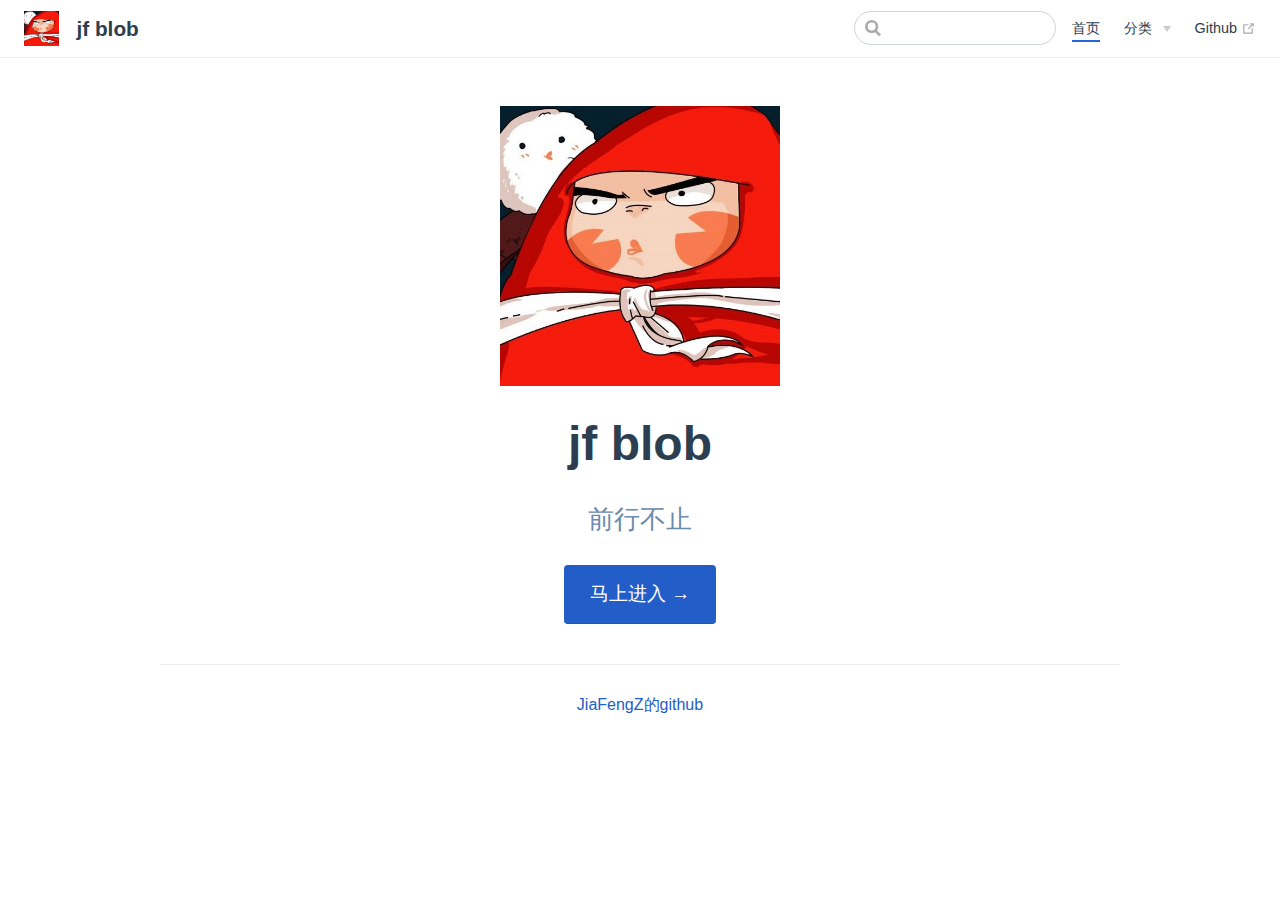
<file: index.html>
<!DOCTYPE html>
<html lang="en-US">
  <head>
    <meta charset="utf-8">
    <meta name="viewport" content="width=device-width,initial-scale=1">
    <title>jf blob</title>
    <meta name="description" content="jf的blob">
    <link rel="icon" href="/blob.jpg">
    
    <link rel="preload" href="/assets/css/0.styles.b773ea28.css" as="style"><link rel="preload" href="/assets/js/app.d2fccc8c.js" as="script"><link rel="preload" href="/assets/js/2.ae3a5b9e.js" as="script"><link rel="preload" href="/assets/js/6.5a7c375d.js" as="script"><link rel="preload" href="/assets/js/4.059ac781.js" as="script"><link rel="prefetch" href="/assets/js/3.5934b251.js"><link rel="prefetch" href="/assets/js/5.a40afbd7.js"><link rel="prefetch" href="/assets/js/7.92d3af19.js"><link rel="prefetch" href="/assets/js/8.7a54c80d.js"><link rel="prefetch" href="/assets/js/9.6613c730.js">
    <link rel="stylesheet" href="/assets/css/0.styles.b773ea28.css">
  </head>
  <body>
    <div id="app" data-server-rendered="true"><div class="theme-container no-sidebar"><header class="navbar"><div class="sidebar-button"><svg xmlns="http://www.w3.org/2000/svg" aria-hidden="true" role="img" viewBox="0 0 448 512" class="icon"><path fill="currentColor" d="M436 124H12c-6.627 0-12-5.373-12-12V80c0-6.627 5.373-12 12-12h424c6.627 0 12 5.373 12 12v32c0 6.627-5.373 12-12 12zm0 160H12c-6.627 0-12-5.373-12-12v-32c0-6.627 5.373-12 12-12h424c6.627 0 12 5.373 12 12v32c0 6.627-5.373 12-12 12zm0 160H12c-6.627 0-12-5.373-12-12v-32c0-6.627 5.373-12 12-12h424c6.627 0 12 5.373 12 12v32c0 6.627-5.373 12-12 12z"></path></svg></div> <a href="/" class="home-link router-link-exact-active router-link-active"><img src="/blob.jpg" alt="jf blob" class="logo"> <span class="site-name can-hide">jf blob</span></a> <div class="links"><div class="search-box"><input aria-label="Search" autocomplete="off" spellcheck="false" value=""> <!----></div> <nav class="nav-links can-hide"><div class="nav-item"><a href="/" class="nav-link router-link-exact-active router-link-active">首页</a></div><div class="nav-item"><div class="dropdown-wrapper"><button type="button" aria-label="分类" class="dropdown-title"><span class="title">分类</span> <span class="arrow right"></span></button> <ul class="nav-dropdown" style="display:none;"><li class="dropdown-item"><!----> <a href="/pages/react/react.html" class="nav-link">react</a></li><li class="dropdown-item"><!----> <a href="/pages/vue/vue.html" class="nav-link">vue</a></li></ul></div></div><div class="nav-item"><a href="https://github.com/jiaFengZ" target="_blank" rel="noopener noreferrer" class="nav-link external">
  Github
  <svg xmlns="http://www.w3.org/2000/svg" aria-hidden="true" x="0px" y="0px" viewBox="0 0 100 100" width="15" height="15" class="icon outbound"><path fill="currentColor" d="M18.8,85.1h56l0,0c2.2,0,4-1.8,4-4v-32h-8v28h-48v-48h28v-8h-32l0,0c-2.2,0-4,1.8-4,4v56C14.8,83.3,16.6,85.1,18.8,85.1z"></path> <polygon fill="currentColor" points="45.7,48.7 51.3,54.3 77.2,28.5 77.2,37.2 85.2,37.2 85.2,14.9 62.8,14.9 62.8,22.9 71.5,22.9"></polygon></svg></a></div> <!----></nav></div></header> <div class="sidebar-mask"></div> <aside class="sidebar"><nav class="nav-links"><div class="nav-item"><a href="/" class="nav-link router-link-exact-active router-link-active">首页</a></div><div class="nav-item"><div class="dropdown-wrapper"><button type="button" aria-label="分类" class="dropdown-title"><span class="title">分类</span> <span class="arrow right"></span></button> <ul class="nav-dropdown" style="display:none;"><li class="dropdown-item"><!----> <a href="/pages/react/react.html" class="nav-link">react</a></li><li class="dropdown-item"><!----> <a href="/pages/vue/vue.html" class="nav-link">vue</a></li></ul></div></div><div class="nav-item"><a href="https://github.com/jiaFengZ" target="_blank" rel="noopener noreferrer" class="nav-link external">
  Github
  <svg xmlns="http://www.w3.org/2000/svg" aria-hidden="true" x="0px" y="0px" viewBox="0 0 100 100" width="15" height="15" class="icon outbound"><path fill="currentColor" d="M18.8,85.1h56l0,0c2.2,0,4-1.8,4-4v-32h-8v28h-48v-48h28v-8h-32l0,0c-2.2,0-4,1.8-4,4v56C14.8,83.3,16.6,85.1,18.8,85.1z"></path> <polygon fill="currentColor" points="45.7,48.7 51.3,54.3 77.2,28.5 77.2,37.2 85.2,37.2 85.2,14.9 62.8,14.9 62.8,22.9 71.5,22.9"></polygon></svg></a></div> <!----></nav>  <!----> </aside> <main aria-labelledby="main-title" class="home"><header class="hero"><img src="/blob.jpg" alt="hero"> <h1 id="main-title">jf blob</h1> <p class="description">
      前行不止
    </p> <p class="action"><a href="/pages/react/react.html" class="nav-link action-button">马上进入 →</a></p></header> <!----> <div class="theme-default-content custom content__default"><div class="Footer"><a href="https://github.com/JiaFengZ" target="_blank">JiaFengZ的github</a></div></div> <!----></main></div><div class="global-ui"></div></div>
    <script src="/assets/js/app.d2fccc8c.js" defer></script><script src="/assets/js/2.ae3a5b9e.js" defer></script><script src="/assets/js/6.5a7c375d.js" defer></script><script src="/assets/js/4.059ac781.js" defer></script>
  </body>
</html>
</file>
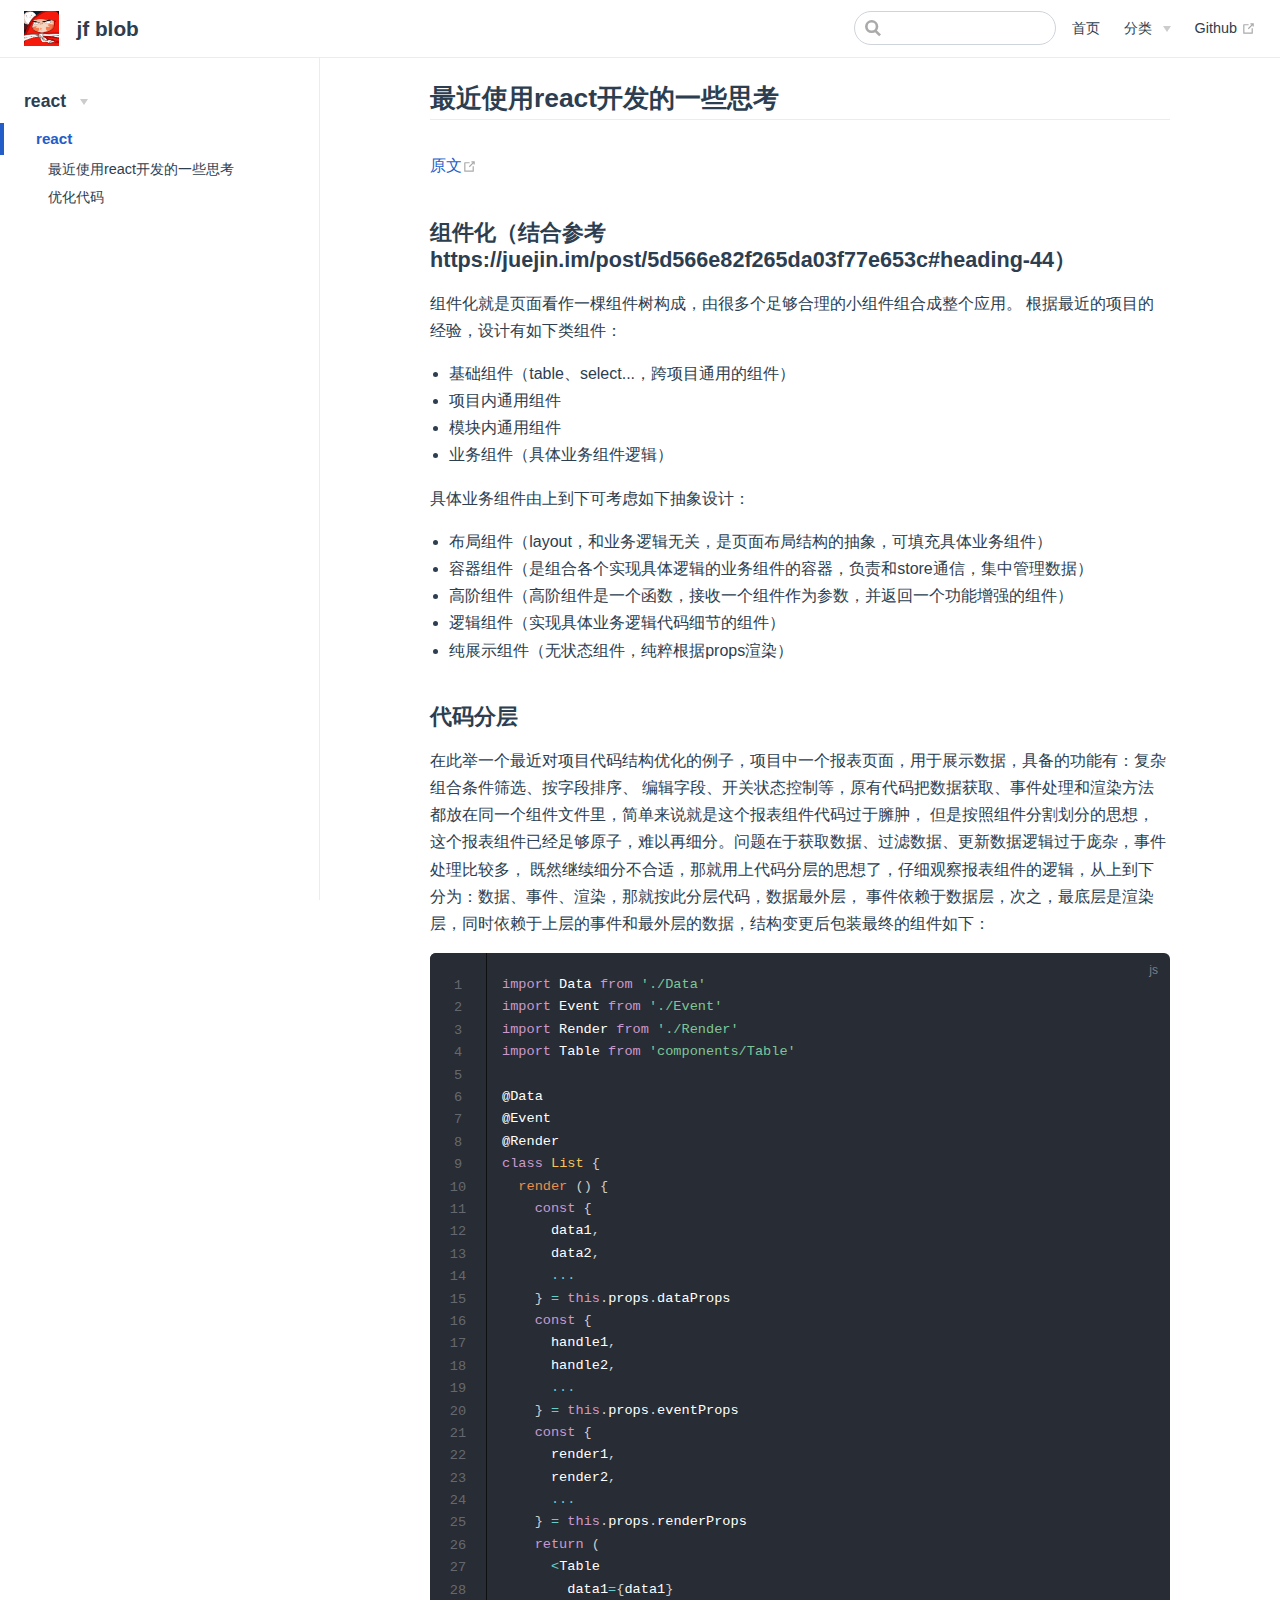
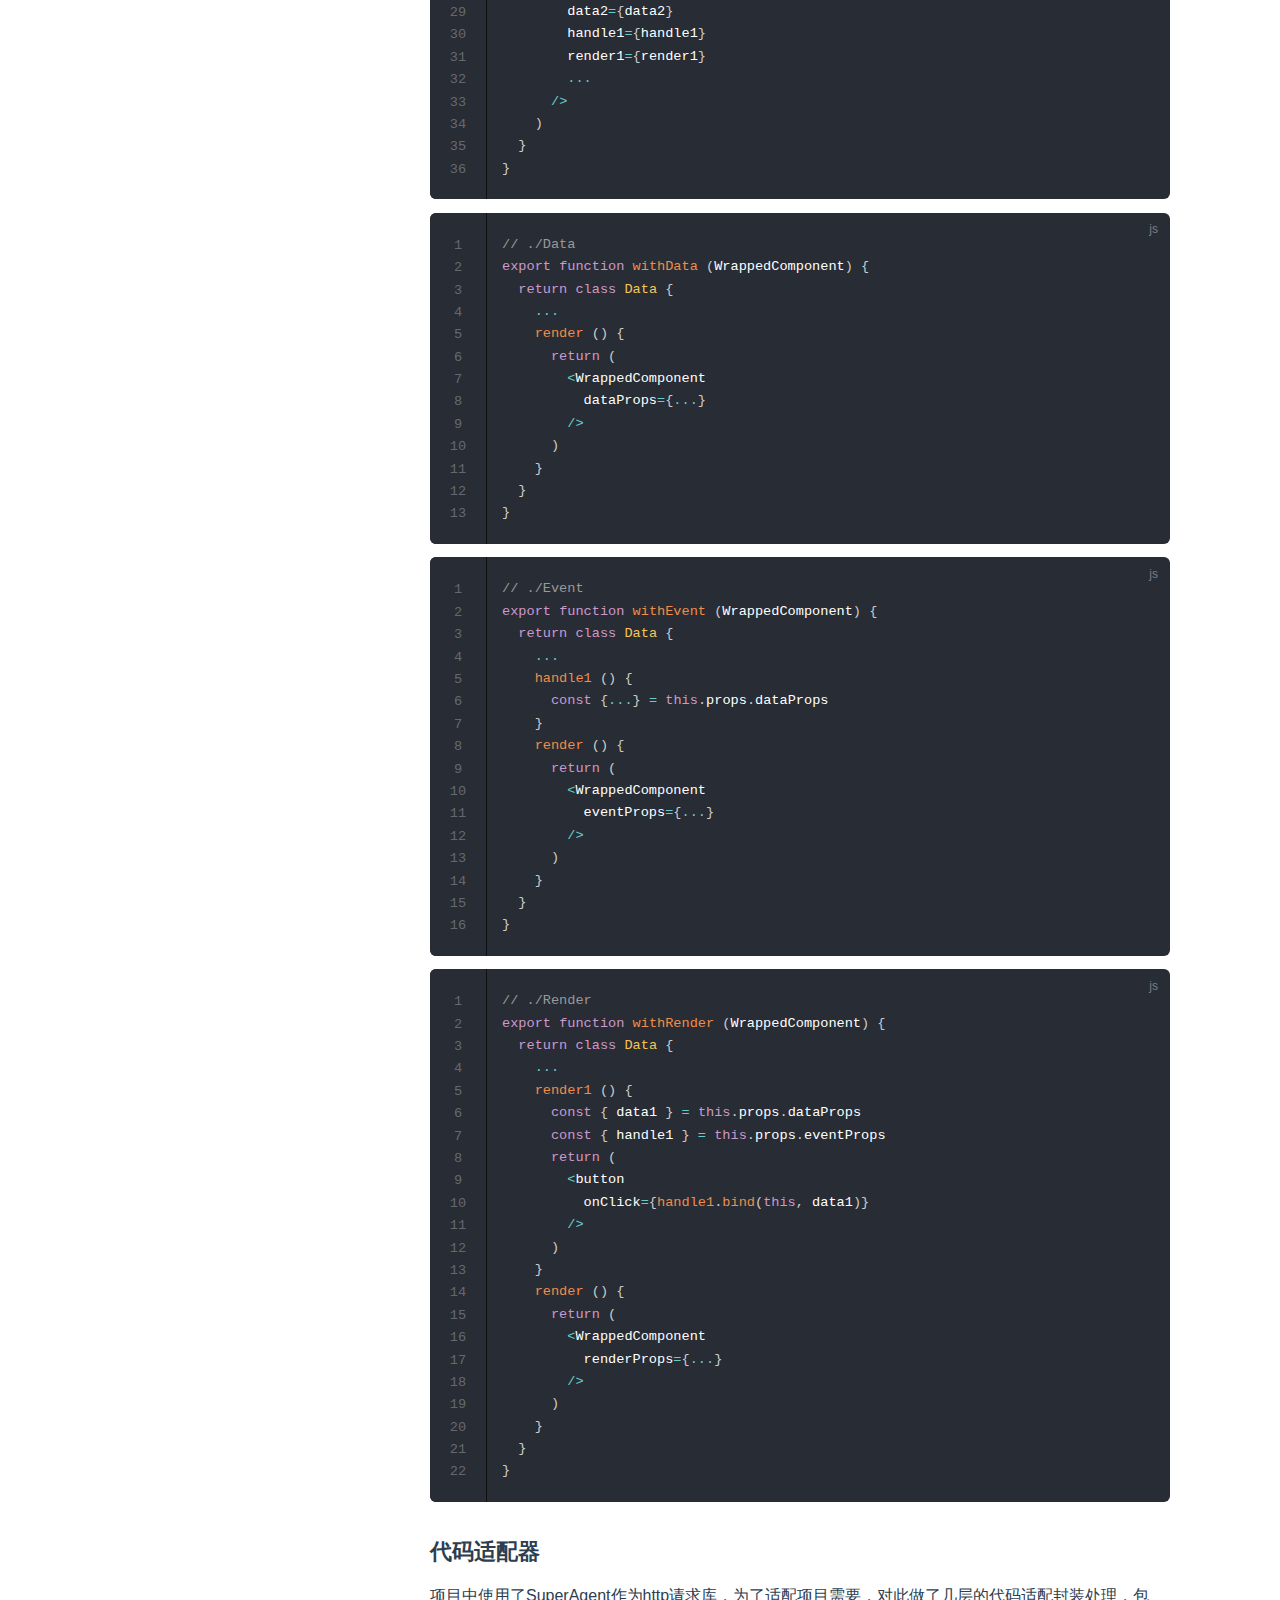
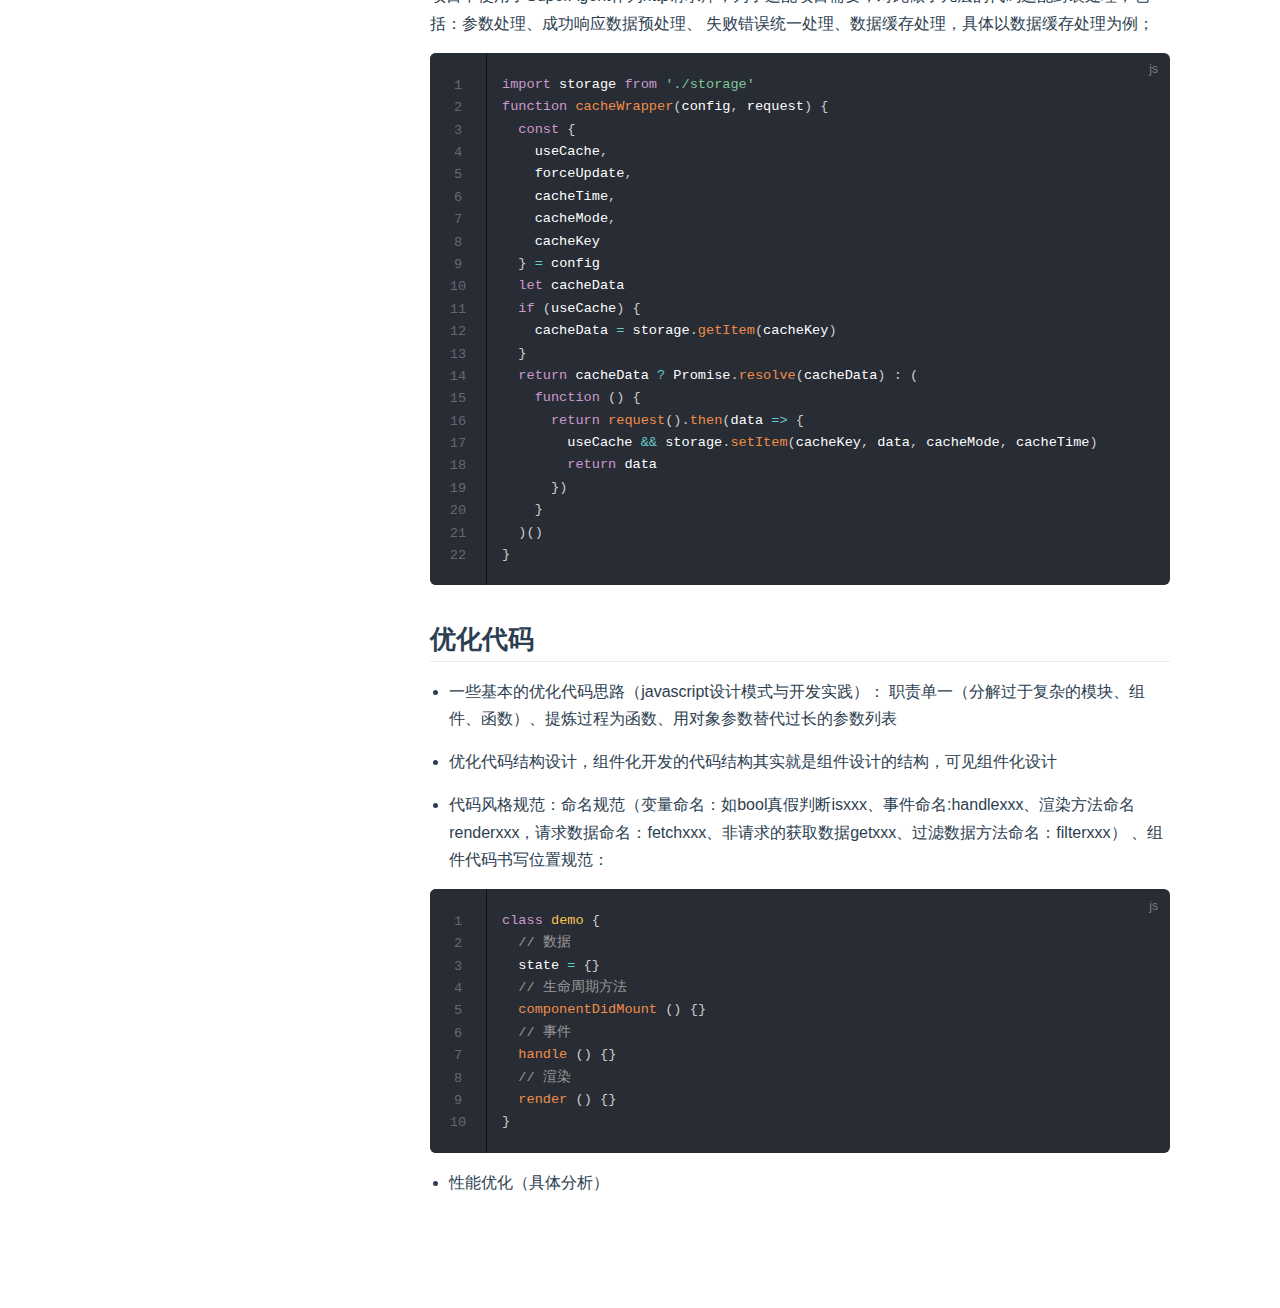
<file: pages/react/react.html>
<!DOCTYPE html>
<html lang="en-US">
  <head>
    <meta charset="utf-8">
    <meta name="viewport" content="width=device-width,initial-scale=1">
    <title>最近使用react开发的一些思考 | jf blob</title>
    <meta name="description" content="jf的blob">
    <link rel="icon" href="/blob.jpg">
    
    <link rel="preload" href="/assets/css/0.styles.b773ea28.css" as="style"><link rel="preload" href="/assets/js/app.d2fccc8c.js" as="script"><link rel="preload" href="/assets/js/2.ae3a5b9e.js" as="script"><link rel="preload" href="/assets/js/7.92d3af19.js" as="script"><link rel="prefetch" href="/assets/js/3.5934b251.js"><link rel="prefetch" href="/assets/js/4.059ac781.js"><link rel="prefetch" href="/assets/js/5.a40afbd7.js"><link rel="prefetch" href="/assets/js/6.5a7c375d.js"><link rel="prefetch" href="/assets/js/8.7a54c80d.js"><link rel="prefetch" href="/assets/js/9.6613c730.js">
    <link rel="stylesheet" href="/assets/css/0.styles.b773ea28.css">
  </head>
  <body>
    <div id="app" data-server-rendered="true"><div class="theme-container"><header class="navbar"><div class="sidebar-button"><svg xmlns="http://www.w3.org/2000/svg" aria-hidden="true" role="img" viewBox="0 0 448 512" class="icon"><path fill="currentColor" d="M436 124H12c-6.627 0-12-5.373-12-12V80c0-6.627 5.373-12 12-12h424c6.627 0 12 5.373 12 12v32c0 6.627-5.373 12-12 12zm0 160H12c-6.627 0-12-5.373-12-12v-32c0-6.627 5.373-12 12-12h424c6.627 0 12 5.373 12 12v32c0 6.627-5.373 12-12 12zm0 160H12c-6.627 0-12-5.373-12-12v-32c0-6.627 5.373-12 12-12h424c6.627 0 12 5.373 12 12v32c0 6.627-5.373 12-12 12z"></path></svg></div> <a href="/" class="home-link router-link-active"><img src="/blob.jpg" alt="jf blob" class="logo"> <span class="site-name can-hide">jf blob</span></a> <div class="links"><div class="search-box"><input aria-label="Search" autocomplete="off" spellcheck="false" value=""> <!----></div> <nav class="nav-links can-hide"><div class="nav-item"><a href="/" class="nav-link">首页</a></div><div class="nav-item"><div class="dropdown-wrapper"><button type="button" aria-label="分类" class="dropdown-title"><span class="title">分类</span> <span class="arrow right"></span></button> <ul class="nav-dropdown" style="display:none;"><li class="dropdown-item"><!----> <a href="/pages/react/react.html" class="nav-link router-link-exact-active router-link-active">react</a></li><li class="dropdown-item"><!----> <a href="/pages/vue/vue.html" class="nav-link">vue</a></li></ul></div></div><div class="nav-item"><a href="https://github.com/jiaFengZ" target="_blank" rel="noopener noreferrer" class="nav-link external">
  Github
  <svg xmlns="http://www.w3.org/2000/svg" aria-hidden="true" x="0px" y="0px" viewBox="0 0 100 100" width="15" height="15" class="icon outbound"><path fill="currentColor" d="M18.8,85.1h56l0,0c2.2,0,4-1.8,4-4v-32h-8v28h-48v-48h28v-8h-32l0,0c-2.2,0-4,1.8-4,4v56C14.8,83.3,16.6,85.1,18.8,85.1z"></path> <polygon fill="currentColor" points="45.7,48.7 51.3,54.3 77.2,28.5 77.2,37.2 85.2,37.2 85.2,14.9 62.8,14.9 62.8,22.9 71.5,22.9"></polygon></svg></a></div> <!----></nav></div></header> <div class="sidebar-mask"></div> <aside class="sidebar"><nav class="nav-links"><div class="nav-item"><a href="/" class="nav-link">首页</a></div><div class="nav-item"><div class="dropdown-wrapper"><button type="button" aria-label="分类" class="dropdown-title"><span class="title">分类</span> <span class="arrow right"></span></button> <ul class="nav-dropdown" style="display:none;"><li class="dropdown-item"><!----> <a href="/pages/react/react.html" class="nav-link router-link-exact-active router-link-active">react</a></li><li class="dropdown-item"><!----> <a href="/pages/vue/vue.html" class="nav-link">vue</a></li></ul></div></div><div class="nav-item"><a href="https://github.com/jiaFengZ" target="_blank" rel="noopener noreferrer" class="nav-link external">
  Github
  <svg xmlns="http://www.w3.org/2000/svg" aria-hidden="true" x="0px" y="0px" viewBox="0 0 100 100" width="15" height="15" class="icon outbound"><path fill="currentColor" d="M18.8,85.1h56l0,0c2.2,0,4-1.8,4-4v-32h-8v28h-48v-48h28v-8h-32l0,0c-2.2,0-4,1.8-4,4v56C14.8,83.3,16.6,85.1,18.8,85.1z"></path> <polygon fill="currentColor" points="45.7,48.7 51.3,54.3 77.2,28.5 77.2,37.2 85.2,37.2 85.2,14.9 62.8,14.9 62.8,22.9 71.5,22.9"></polygon></svg></a></div> <!----></nav>  <ul class="sidebar-links"><li><section class="sidebar-group collapsable depth-0"><p class="sidebar-heading open"><span>react</span> <span class="arrow down"></span></p> <ul class="sidebar-links sidebar-group-items"><li><a href="/pages/react/react.html" class="active sidebar-link">react</a><ul class="sidebar-sub-headers"><li class="sidebar-sub-header"><a href="/pages/react/react.html#最近使用react开发的一些思考" class="sidebar-link">最近使用react开发的一些思考</a></li><li class="sidebar-sub-header"><a href="/pages/react/react.html#优化代码" class="sidebar-link">优化代码</a></li></ul></li></ul></section></li></ul> </aside> <main class="page"> <div class="theme-default-content content__default"><h2 id="最近使用react开发的一些思考"><a href="#最近使用react开发的一些思考" class="header-anchor">#</a> 最近使用react开发的一些思考</h2> <p><a href="https://github.com/JiaFengZ/work-summary/blob/master/doc/react-design.md" target="_blank" rel="noopener noreferrer">原文<svg xmlns="http://www.w3.org/2000/svg" aria-hidden="true" x="0px" y="0px" viewBox="0 0 100 100" width="15" height="15" class="icon outbound"><path fill="currentColor" d="M18.8,85.1h56l0,0c2.2,0,4-1.8,4-4v-32h-8v28h-48v-48h28v-8h-32l0,0c-2.2,0-4,1.8-4,4v56C14.8,83.3,16.6,85.1,18.8,85.1z"></path> <polygon fill="currentColor" points="45.7,48.7 51.3,54.3 77.2,28.5 77.2,37.2 85.2,37.2 85.2,14.9 62.8,14.9 62.8,22.9 71.5,22.9"></polygon></svg></a></p> <h3 id="组件化（结合参考https-juejin-im-post-5d566e82f265da03f77e653c-heading-44）"><a href="#组件化（结合参考https-juejin-im-post-5d566e82f265da03f77e653c-heading-44）" class="header-anchor">#</a> 组件化（结合参考https://juejin.im/post/5d566e82f265da03f77e653c#heading-44）</h3> <p>组件化就是页面看作一棵组件树构成，由很多个足够合理的小组件组合成整个应用。
根据最近的项目的经验，设计有如下类组件：</p> <ul><li>基础组件（table、select...，跨项目通用的组件）</li> <li>项目内通用组件</li> <li>模块内通用组件</li> <li>业务组件（具体业务组件逻辑）</li></ul> <p>具体业务组件由上到下可考虑如下抽象设计：</p> <ul><li>布局组件（layout，和业务逻辑无关，是页面布局结构的抽象，可填充具体业务组件）</li> <li>容器组件（是组合各个实现具体逻辑的业务组件的容器，负责和store通信，集中管理数据）</li> <li>高阶组件（高阶组件是一个函数，接收一个组件作为参数，并返回一个功能增强的组件）</li> <li>逻辑组件（实现具体业务逻辑代码细节的组件）</li> <li>纯展示组件（无状态组件，纯粹根据props渲染）</li></ul> <h3 id="代码分层"><a href="#代码分层" class="header-anchor">#</a> 代码分层</h3> <p>在此举一个最近对项目代码结构优化的例子，项目中一个报表页面，用于展示数据，具备的功能有：复杂组合条件筛选、按字段排序、
编辑字段、开关状态控制等，原有代码把数据获取、事件处理和渲染方法都放在同一个组件文件里，简单来说就是这个报表组件代码过于臃肿，
但是按照组件分割划分的思想，这个报表组件已经足够原子，难以再细分。问题在于获取数据、过滤数据、更新数据逻辑过于庞杂，事件处理比较多，
既然继续细分不合适，那就用上代码分层的思想了，仔细观察报表组件的逻辑，从上到下分为：数据、事件、渲染，那就按此分层代码，数据最外层，
事件依赖于数据层，次之，最底层是渲染层，同时依赖于上层的事件和最外层的数据，结构变更后包装最终的组件如下：</p> <div class="language-javascript line-numbers-mode"><pre class="language-javascript"><code><span class="token keyword">import</span> Data <span class="token keyword">from</span> <span class="token string">'./Data'</span>
<span class="token keyword">import</span> Event <span class="token keyword">from</span> <span class="token string">'./Event'</span>
<span class="token keyword">import</span> Render <span class="token keyword">from</span> <span class="token string">'./Render'</span>
<span class="token keyword">import</span> Table <span class="token keyword">from</span> <span class="token string">'components/Table'</span>

@Data
@Event
@Render
<span class="token keyword">class</span> <span class="token class-name">List</span> <span class="token punctuation">{</span>
  <span class="token function">render</span> <span class="token punctuation">(</span><span class="token punctuation">)</span> <span class="token punctuation">{</span>
    <span class="token keyword">const</span> <span class="token punctuation">{</span>
      data1<span class="token punctuation">,</span>
      data2<span class="token punctuation">,</span>
      <span class="token operator">...</span>
    <span class="token punctuation">}</span> <span class="token operator">=</span> <span class="token keyword">this</span><span class="token punctuation">.</span>props<span class="token punctuation">.</span>dataProps
    <span class="token keyword">const</span> <span class="token punctuation">{</span>
      handle1<span class="token punctuation">,</span>
      handle2<span class="token punctuation">,</span>
      <span class="token operator">...</span>
    <span class="token punctuation">}</span> <span class="token operator">=</span> <span class="token keyword">this</span><span class="token punctuation">.</span>props<span class="token punctuation">.</span>eventProps
    <span class="token keyword">const</span> <span class="token punctuation">{</span>
      render1<span class="token punctuation">,</span>
      render2<span class="token punctuation">,</span>
      <span class="token operator">...</span>
    <span class="token punctuation">}</span> <span class="token operator">=</span> <span class="token keyword">this</span><span class="token punctuation">.</span>props<span class="token punctuation">.</span>renderProps
    <span class="token keyword">return</span> <span class="token punctuation">(</span>
      <span class="token operator">&lt;</span>Table
        data1<span class="token operator">=</span><span class="token punctuation">{</span>data1<span class="token punctuation">}</span>
        data2<span class="token operator">=</span><span class="token punctuation">{</span>data2<span class="token punctuation">}</span>
        handle1<span class="token operator">=</span><span class="token punctuation">{</span>handle1<span class="token punctuation">}</span>
        render1<span class="token operator">=</span><span class="token punctuation">{</span>render1<span class="token punctuation">}</span>
        <span class="token operator">...</span>
      <span class="token operator">/</span><span class="token operator">&gt;</span>
    <span class="token punctuation">)</span>
  <span class="token punctuation">}</span>
<span class="token punctuation">}</span>
</code></pre> <div class="line-numbers-wrapper"><span class="line-number">1</span><br><span class="line-number">2</span><br><span class="line-number">3</span><br><span class="line-number">4</span><br><span class="line-number">5</span><br><span class="line-number">6</span><br><span class="line-number">7</span><br><span class="line-number">8</span><br><span class="line-number">9</span><br><span class="line-number">10</span><br><span class="line-number">11</span><br><span class="line-number">12</span><br><span class="line-number">13</span><br><span class="line-number">14</span><br><span class="line-number">15</span><br><span class="line-number">16</span><br><span class="line-number">17</span><br><span class="line-number">18</span><br><span class="line-number">19</span><br><span class="line-number">20</span><br><span class="line-number">21</span><br><span class="line-number">22</span><br><span class="line-number">23</span><br><span class="line-number">24</span><br><span class="line-number">25</span><br><span class="line-number">26</span><br><span class="line-number">27</span><br><span class="line-number">28</span><br><span class="line-number">29</span><br><span class="line-number">30</span><br><span class="line-number">31</span><br><span class="line-number">32</span><br><span class="line-number">33</span><br><span class="line-number">34</span><br><span class="line-number">35</span><br><span class="line-number">36</span><br></div></div><div class="language-javascript line-numbers-mode"><pre class="language-javascript"><code><span class="token comment">// ./Data</span>
<span class="token keyword">export</span> <span class="token keyword">function</span> <span class="token function">withData</span> <span class="token punctuation">(</span><span class="token parameter">WrappedComponent</span><span class="token punctuation">)</span> <span class="token punctuation">{</span>
  <span class="token keyword">return</span> <span class="token keyword">class</span> <span class="token class-name">Data</span> <span class="token punctuation">{</span>
    <span class="token operator">...</span>
    <span class="token function">render</span> <span class="token punctuation">(</span><span class="token punctuation">)</span> <span class="token punctuation">{</span>
      <span class="token keyword">return</span> <span class="token punctuation">(</span>
        <span class="token operator">&lt;</span>WrappedComponent
          dataProps<span class="token operator">=</span><span class="token punctuation">{</span><span class="token operator">...</span><span class="token punctuation">}</span>
        <span class="token operator">/</span><span class="token operator">&gt;</span>
      <span class="token punctuation">)</span>
    <span class="token punctuation">}</span>
  <span class="token punctuation">}</span>
<span class="token punctuation">}</span>
</code></pre> <div class="line-numbers-wrapper"><span class="line-number">1</span><br><span class="line-number">2</span><br><span class="line-number">3</span><br><span class="line-number">4</span><br><span class="line-number">5</span><br><span class="line-number">6</span><br><span class="line-number">7</span><br><span class="line-number">8</span><br><span class="line-number">9</span><br><span class="line-number">10</span><br><span class="line-number">11</span><br><span class="line-number">12</span><br><span class="line-number">13</span><br></div></div><div class="language-javascript line-numbers-mode"><pre class="language-javascript"><code><span class="token comment">// ./Event</span>
<span class="token keyword">export</span> <span class="token keyword">function</span> <span class="token function">withEvent</span> <span class="token punctuation">(</span><span class="token parameter">WrappedComponent</span><span class="token punctuation">)</span> <span class="token punctuation">{</span>
  <span class="token keyword">return</span> <span class="token keyword">class</span> <span class="token class-name">Data</span> <span class="token punctuation">{</span>
    <span class="token operator">...</span>
    <span class="token function">handle1</span> <span class="token punctuation">(</span><span class="token punctuation">)</span> <span class="token punctuation">{</span>
      <span class="token keyword">const</span> <span class="token punctuation">{</span><span class="token operator">...</span><span class="token punctuation">}</span> <span class="token operator">=</span> <span class="token keyword">this</span><span class="token punctuation">.</span>props<span class="token punctuation">.</span>dataProps
    <span class="token punctuation">}</span>
    <span class="token function">render</span> <span class="token punctuation">(</span><span class="token punctuation">)</span> <span class="token punctuation">{</span>
      <span class="token keyword">return</span> <span class="token punctuation">(</span>
        <span class="token operator">&lt;</span>WrappedComponent
          eventProps<span class="token operator">=</span><span class="token punctuation">{</span><span class="token operator">...</span><span class="token punctuation">}</span>
        <span class="token operator">/</span><span class="token operator">&gt;</span>
      <span class="token punctuation">)</span>
    <span class="token punctuation">}</span>
  <span class="token punctuation">}</span>
<span class="token punctuation">}</span>
</code></pre> <div class="line-numbers-wrapper"><span class="line-number">1</span><br><span class="line-number">2</span><br><span class="line-number">3</span><br><span class="line-number">4</span><br><span class="line-number">5</span><br><span class="line-number">6</span><br><span class="line-number">7</span><br><span class="line-number">8</span><br><span class="line-number">9</span><br><span class="line-number">10</span><br><span class="line-number">11</span><br><span class="line-number">12</span><br><span class="line-number">13</span><br><span class="line-number">14</span><br><span class="line-number">15</span><br><span class="line-number">16</span><br></div></div><div class="language-javascript line-numbers-mode"><pre class="language-javascript"><code><span class="token comment">// ./Render</span>
<span class="token keyword">export</span> <span class="token keyword">function</span> <span class="token function">withRender</span> <span class="token punctuation">(</span><span class="token parameter">WrappedComponent</span><span class="token punctuation">)</span> <span class="token punctuation">{</span>
  <span class="token keyword">return</span> <span class="token keyword">class</span> <span class="token class-name">Data</span> <span class="token punctuation">{</span>
    <span class="token operator">...</span>
    <span class="token function">render1</span> <span class="token punctuation">(</span><span class="token punctuation">)</span> <span class="token punctuation">{</span>
      <span class="token keyword">const</span> <span class="token punctuation">{</span> data1 <span class="token punctuation">}</span> <span class="token operator">=</span> <span class="token keyword">this</span><span class="token punctuation">.</span>props<span class="token punctuation">.</span>dataProps
      <span class="token keyword">const</span> <span class="token punctuation">{</span> handle1 <span class="token punctuation">}</span> <span class="token operator">=</span> <span class="token keyword">this</span><span class="token punctuation">.</span>props<span class="token punctuation">.</span>eventProps
      <span class="token keyword">return</span> <span class="token punctuation">(</span>
        <span class="token operator">&lt;</span>button
          onClick<span class="token operator">=</span><span class="token punctuation">{</span><span class="token function">handle1</span><span class="token punctuation">.</span><span class="token function">bind</span><span class="token punctuation">(</span><span class="token keyword">this</span><span class="token punctuation">,</span> data1<span class="token punctuation">)</span><span class="token punctuation">}</span>
        <span class="token operator">/</span><span class="token operator">&gt;</span>
      <span class="token punctuation">)</span>
    <span class="token punctuation">}</span>
    <span class="token function">render</span> <span class="token punctuation">(</span><span class="token punctuation">)</span> <span class="token punctuation">{</span>
      <span class="token keyword">return</span> <span class="token punctuation">(</span>
        <span class="token operator">&lt;</span>WrappedComponent
          renderProps<span class="token operator">=</span><span class="token punctuation">{</span><span class="token operator">...</span><span class="token punctuation">}</span>
        <span class="token operator">/</span><span class="token operator">&gt;</span>
      <span class="token punctuation">)</span>
    <span class="token punctuation">}</span>
  <span class="token punctuation">}</span>
<span class="token punctuation">}</span>
</code></pre> <div class="line-numbers-wrapper"><span class="line-number">1</span><br><span class="line-number">2</span><br><span class="line-number">3</span><br><span class="line-number">4</span><br><span class="line-number">5</span><br><span class="line-number">6</span><br><span class="line-number">7</span><br><span class="line-number">8</span><br><span class="line-number">9</span><br><span class="line-number">10</span><br><span class="line-number">11</span><br><span class="line-number">12</span><br><span class="line-number">13</span><br><span class="line-number">14</span><br><span class="line-number">15</span><br><span class="line-number">16</span><br><span class="line-number">17</span><br><span class="line-number">18</span><br><span class="line-number">19</span><br><span class="line-number">20</span><br><span class="line-number">21</span><br><span class="line-number">22</span><br></div></div><h3 id="代码适配器"><a href="#代码适配器" class="header-anchor">#</a> 代码适配器</h3> <p>项目中使用了SuperAgent作为http请求库，为了适配项目需要，对此做了几层的代码适配封装处理，包括：参数处理、成功响应数据预处理、
失败错误统一处理、数据缓存处理，具体以数据缓存处理为例；</p> <div class="language-javascript line-numbers-mode"><pre class="language-javascript"><code><span class="token keyword">import</span> storage <span class="token keyword">from</span> <span class="token string">'./storage'</span>
<span class="token keyword">function</span> <span class="token function">cacheWrapper</span><span class="token punctuation">(</span><span class="token parameter">config<span class="token punctuation">,</span> request</span><span class="token punctuation">)</span> <span class="token punctuation">{</span>
  <span class="token keyword">const</span> <span class="token punctuation">{</span>
    useCache<span class="token punctuation">,</span>
    forceUpdate<span class="token punctuation">,</span>
    cacheTime<span class="token punctuation">,</span>
    cacheMode<span class="token punctuation">,</span>
    cacheKey
  <span class="token punctuation">}</span> <span class="token operator">=</span> config
  <span class="token keyword">let</span> cacheData
  <span class="token keyword">if</span> <span class="token punctuation">(</span>useCache<span class="token punctuation">)</span> <span class="token punctuation">{</span>
    cacheData <span class="token operator">=</span> storage<span class="token punctuation">.</span><span class="token function">getItem</span><span class="token punctuation">(</span>cacheKey<span class="token punctuation">)</span>
  <span class="token punctuation">}</span>
  <span class="token keyword">return</span> cacheData <span class="token operator">?</span> Promise<span class="token punctuation">.</span><span class="token function">resolve</span><span class="token punctuation">(</span>cacheData<span class="token punctuation">)</span> <span class="token punctuation">:</span> <span class="token punctuation">(</span>
    <span class="token keyword">function</span> <span class="token punctuation">(</span><span class="token punctuation">)</span> <span class="token punctuation">{</span>
      <span class="token keyword">return</span> <span class="token function">request</span><span class="token punctuation">(</span><span class="token punctuation">)</span><span class="token punctuation">.</span><span class="token function">then</span><span class="token punctuation">(</span><span class="token parameter">data</span> <span class="token operator">=&gt;</span> <span class="token punctuation">{</span>
        useCache <span class="token operator">&amp;&amp;</span> storage<span class="token punctuation">.</span><span class="token function">setItem</span><span class="token punctuation">(</span>cacheKey<span class="token punctuation">,</span> data<span class="token punctuation">,</span> cacheMode<span class="token punctuation">,</span> cacheTime<span class="token punctuation">)</span>
        <span class="token keyword">return</span> data
      <span class="token punctuation">}</span><span class="token punctuation">)</span>
    <span class="token punctuation">}</span>
  <span class="token punctuation">)</span><span class="token punctuation">(</span><span class="token punctuation">)</span>
<span class="token punctuation">}</span>
</code></pre> <div class="line-numbers-wrapper"><span class="line-number">1</span><br><span class="line-number">2</span><br><span class="line-number">3</span><br><span class="line-number">4</span><br><span class="line-number">5</span><br><span class="line-number">6</span><br><span class="line-number">7</span><br><span class="line-number">8</span><br><span class="line-number">9</span><br><span class="line-number">10</span><br><span class="line-number">11</span><br><span class="line-number">12</span><br><span class="line-number">13</span><br><span class="line-number">14</span><br><span class="line-number">15</span><br><span class="line-number">16</span><br><span class="line-number">17</span><br><span class="line-number">18</span><br><span class="line-number">19</span><br><span class="line-number">20</span><br><span class="line-number">21</span><br><span class="line-number">22</span><br></div></div><h2 id="优化代码"><a href="#优化代码" class="header-anchor">#</a> 优化代码</h2> <ul><li><p>一些基本的优化代码思路（javascript设计模式与开发实践）：
职责单一（分解过于复杂的模块、组件、函数）、提炼过程为函数、用对象参数替代过长的参数列表</p></li> <li><p>优化代码结构设计，组件化开发的代码结构其实就是组件设计的结构，可见组件化设计</p></li> <li><p>代码风格规范：命名规范（变量命名：如bool真假判断isxxx、事件命名:handlexxx、渲染方法命名renderxxx，请求数据命名：fetchxxx、非请求的获取数据getxxx、过滤数据方法命名：filterxxx）
、组件代码书写位置规范：</p></li></ul> <div class="language-javascript line-numbers-mode"><pre class="language-javascript"><code><span class="token keyword">class</span> <span class="token class-name">demo</span> <span class="token punctuation">{</span>
  <span class="token comment">// 数据</span>
  state <span class="token operator">=</span> <span class="token punctuation">{</span><span class="token punctuation">}</span>
  <span class="token comment">// 生命周期方法</span>
  <span class="token function">componentDidMount</span> <span class="token punctuation">(</span><span class="token punctuation">)</span> <span class="token punctuation">{</span><span class="token punctuation">}</span>
  <span class="token comment">// 事件</span>
  <span class="token function">handle</span> <span class="token punctuation">(</span><span class="token punctuation">)</span> <span class="token punctuation">{</span><span class="token punctuation">}</span>
  <span class="token comment">// 渲染</span>
  <span class="token function">render</span> <span class="token punctuation">(</span><span class="token punctuation">)</span> <span class="token punctuation">{</span><span class="token punctuation">}</span>
<span class="token punctuation">}</span>
</code></pre> <div class="line-numbers-wrapper"><span class="line-number">1</span><br><span class="line-number">2</span><br><span class="line-number">3</span><br><span class="line-number">4</span><br><span class="line-number">5</span><br><span class="line-number">6</span><br><span class="line-number">7</span><br><span class="line-number">8</span><br><span class="line-number">9</span><br><span class="line-number">10</span><br></div></div><ul><li>性能优化（具体分析）</li></ul></div> <footer class="page-edit"><!----> <!----></footer> <!----> </main></div><div class="global-ui"></div></div>
    <script src="/assets/js/app.d2fccc8c.js" defer></script><script src="/assets/js/2.ae3a5b9e.js" defer></script><script src="/assets/js/7.92d3af19.js" defer></script>
  </body>
</html>
</file>
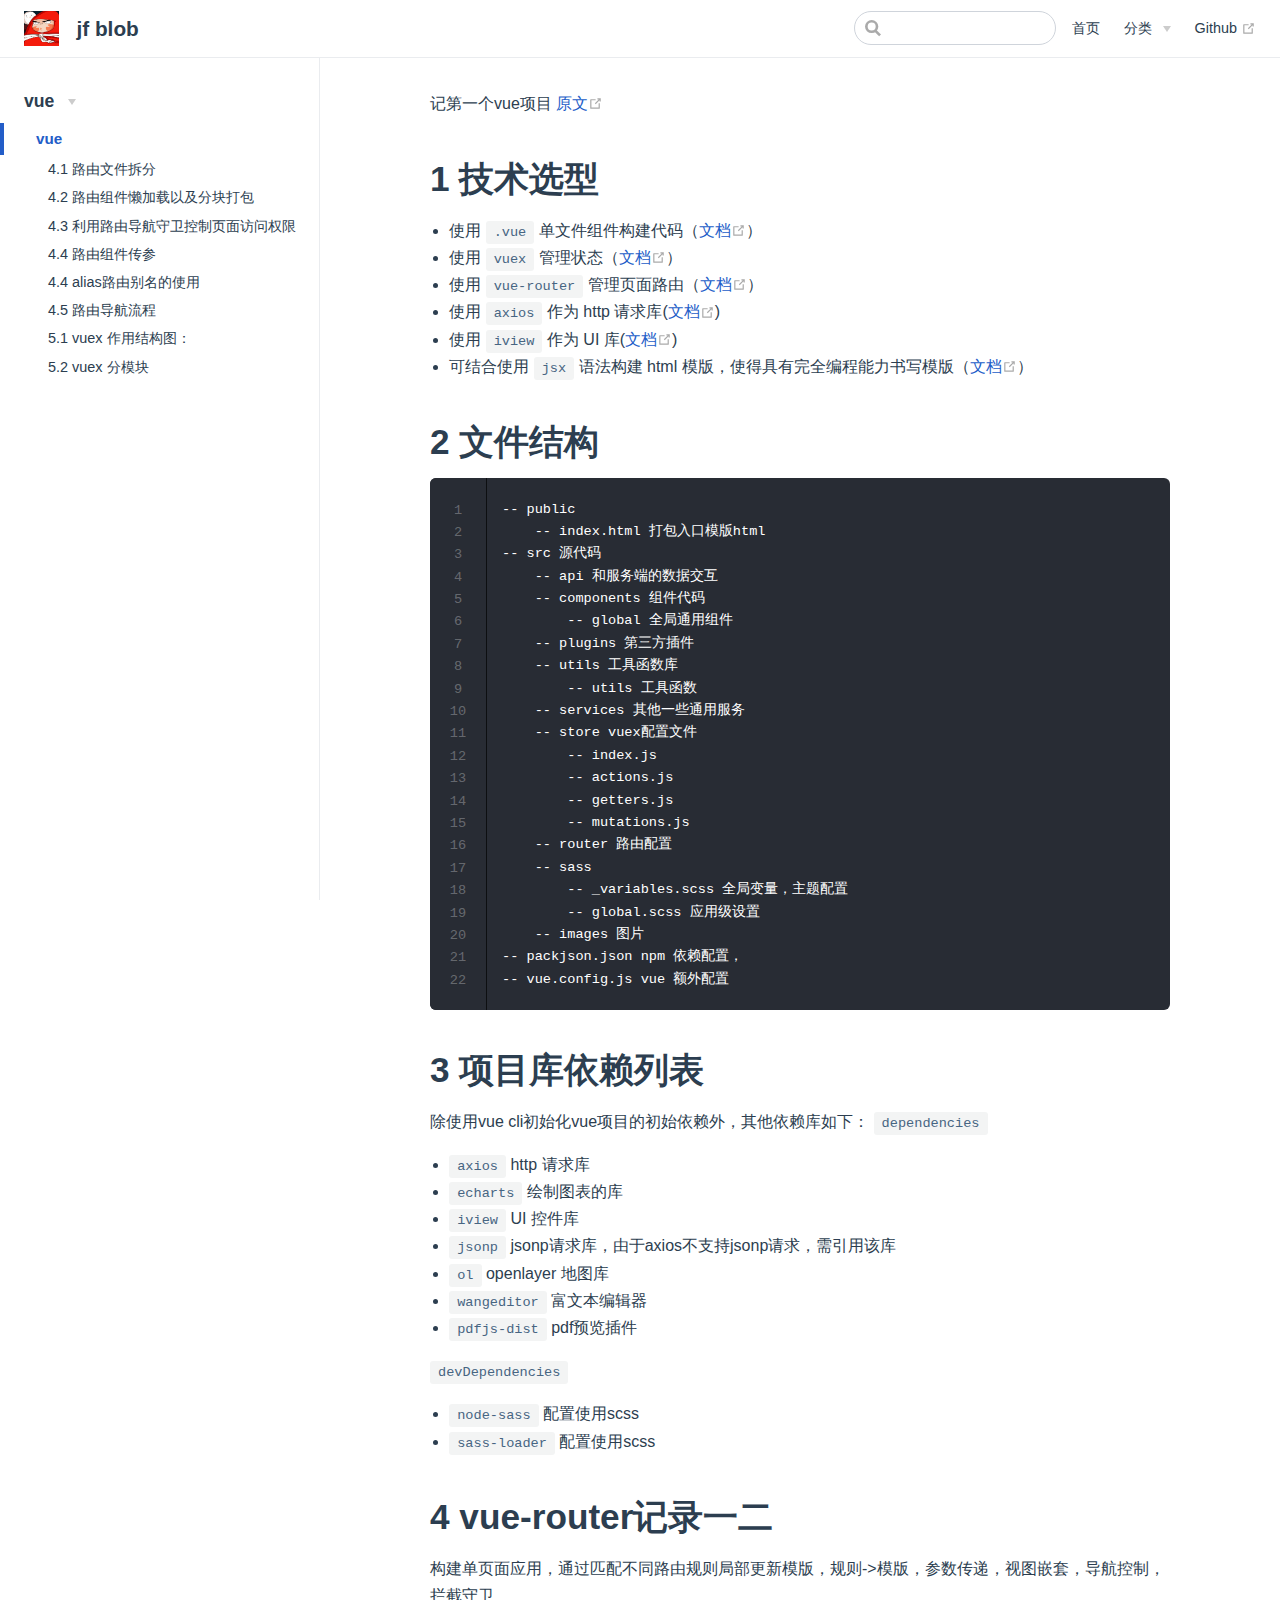
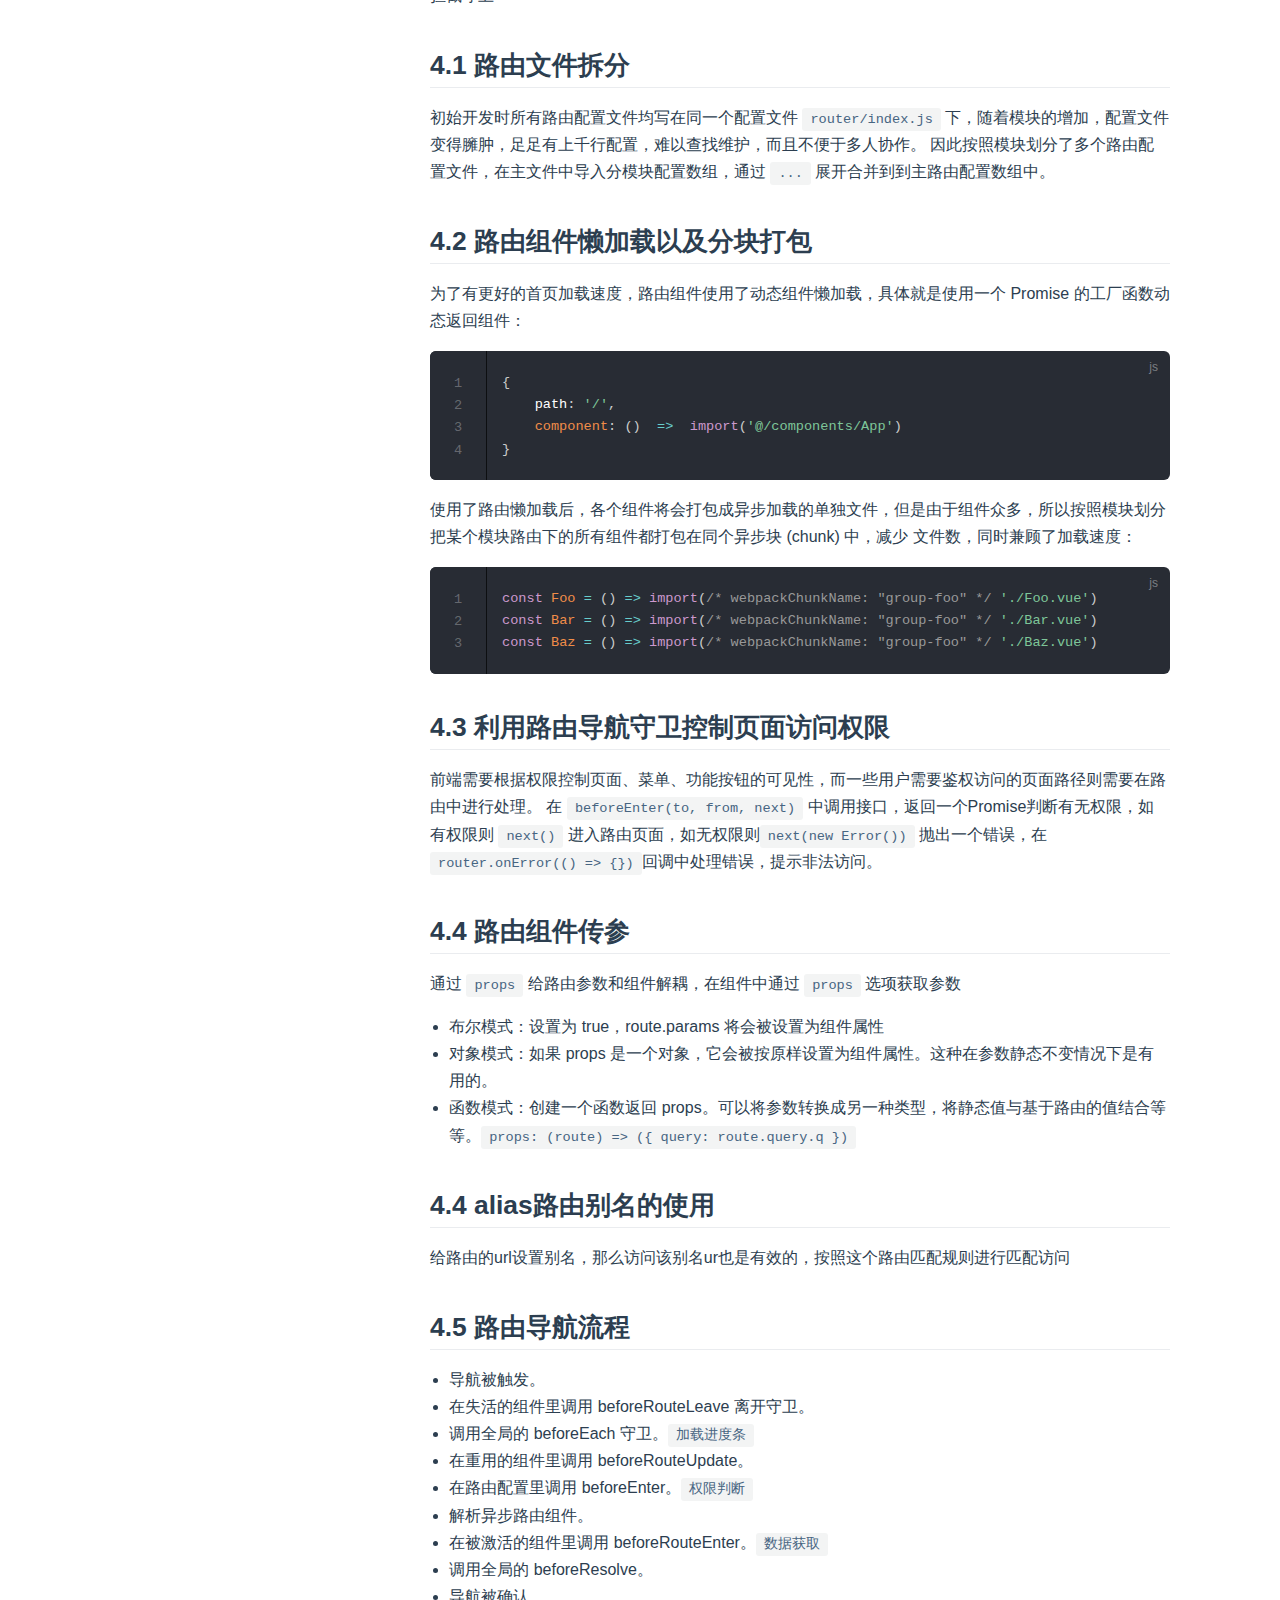
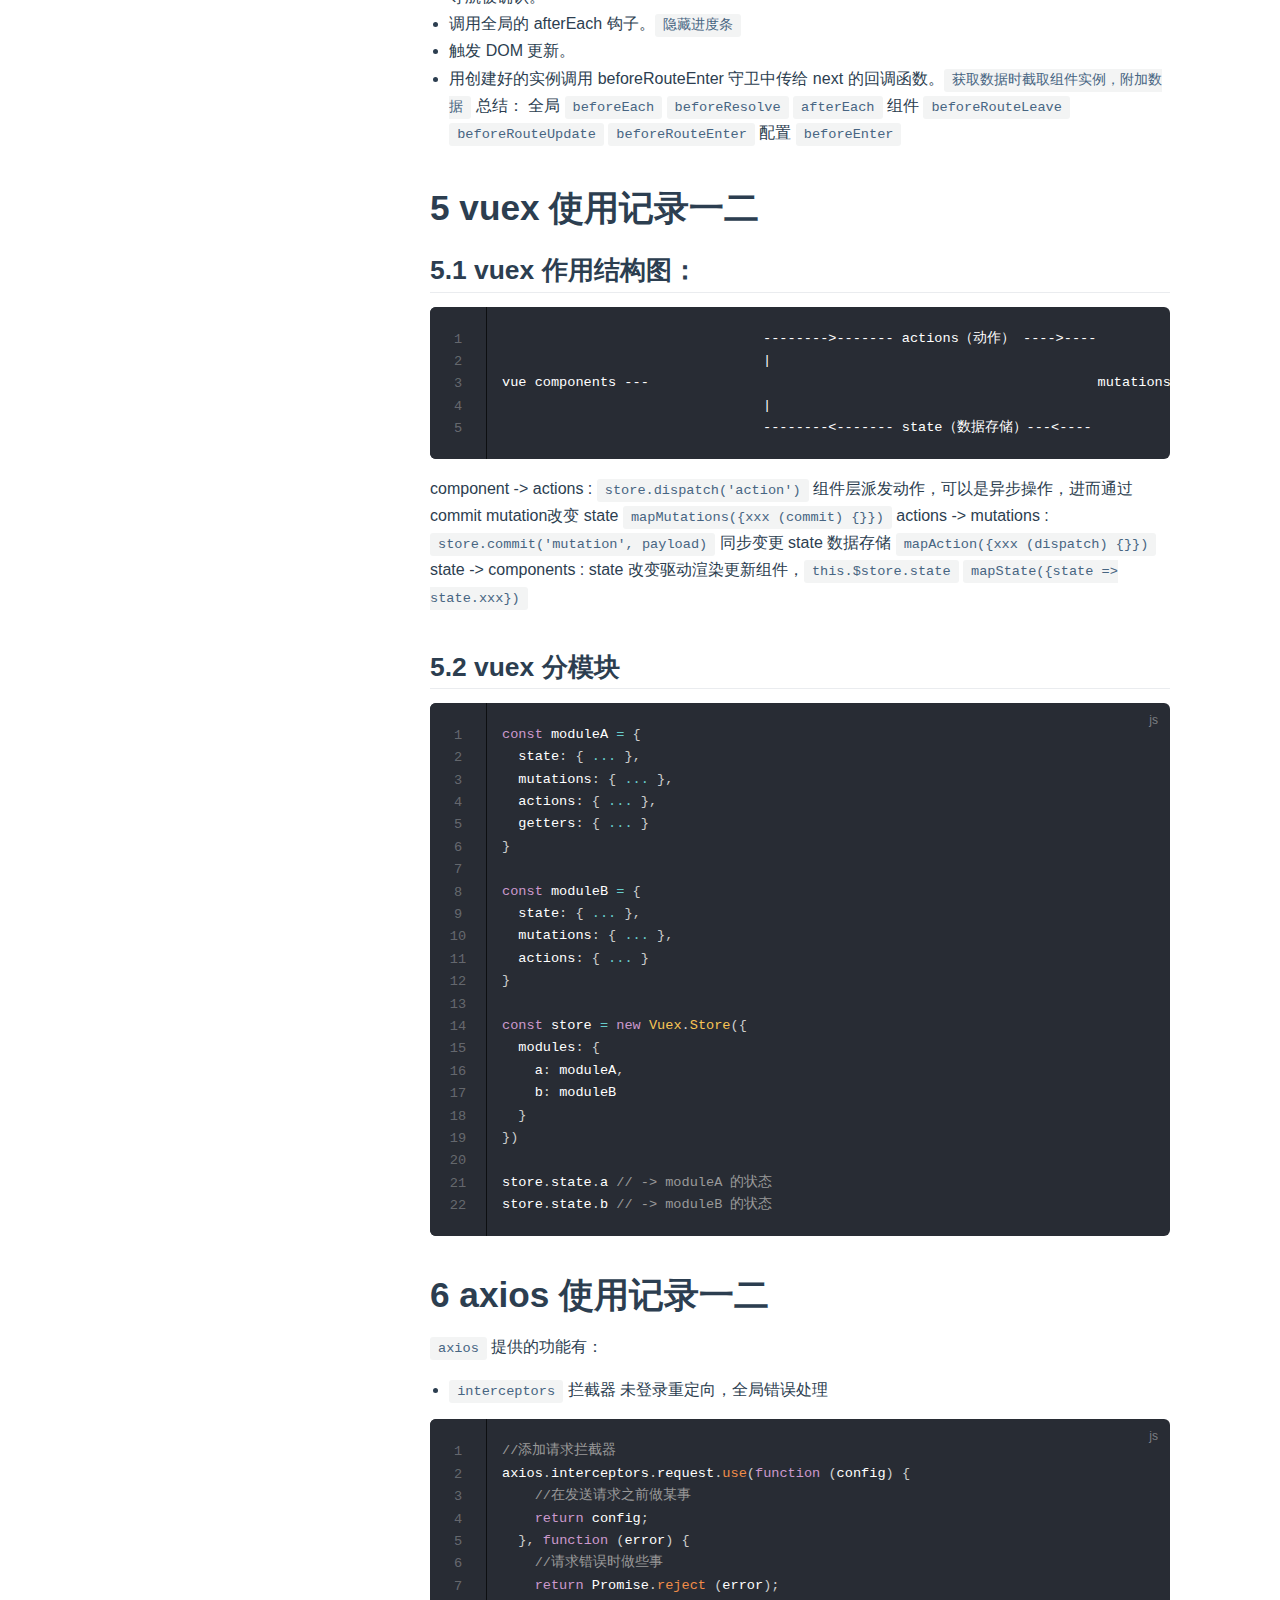
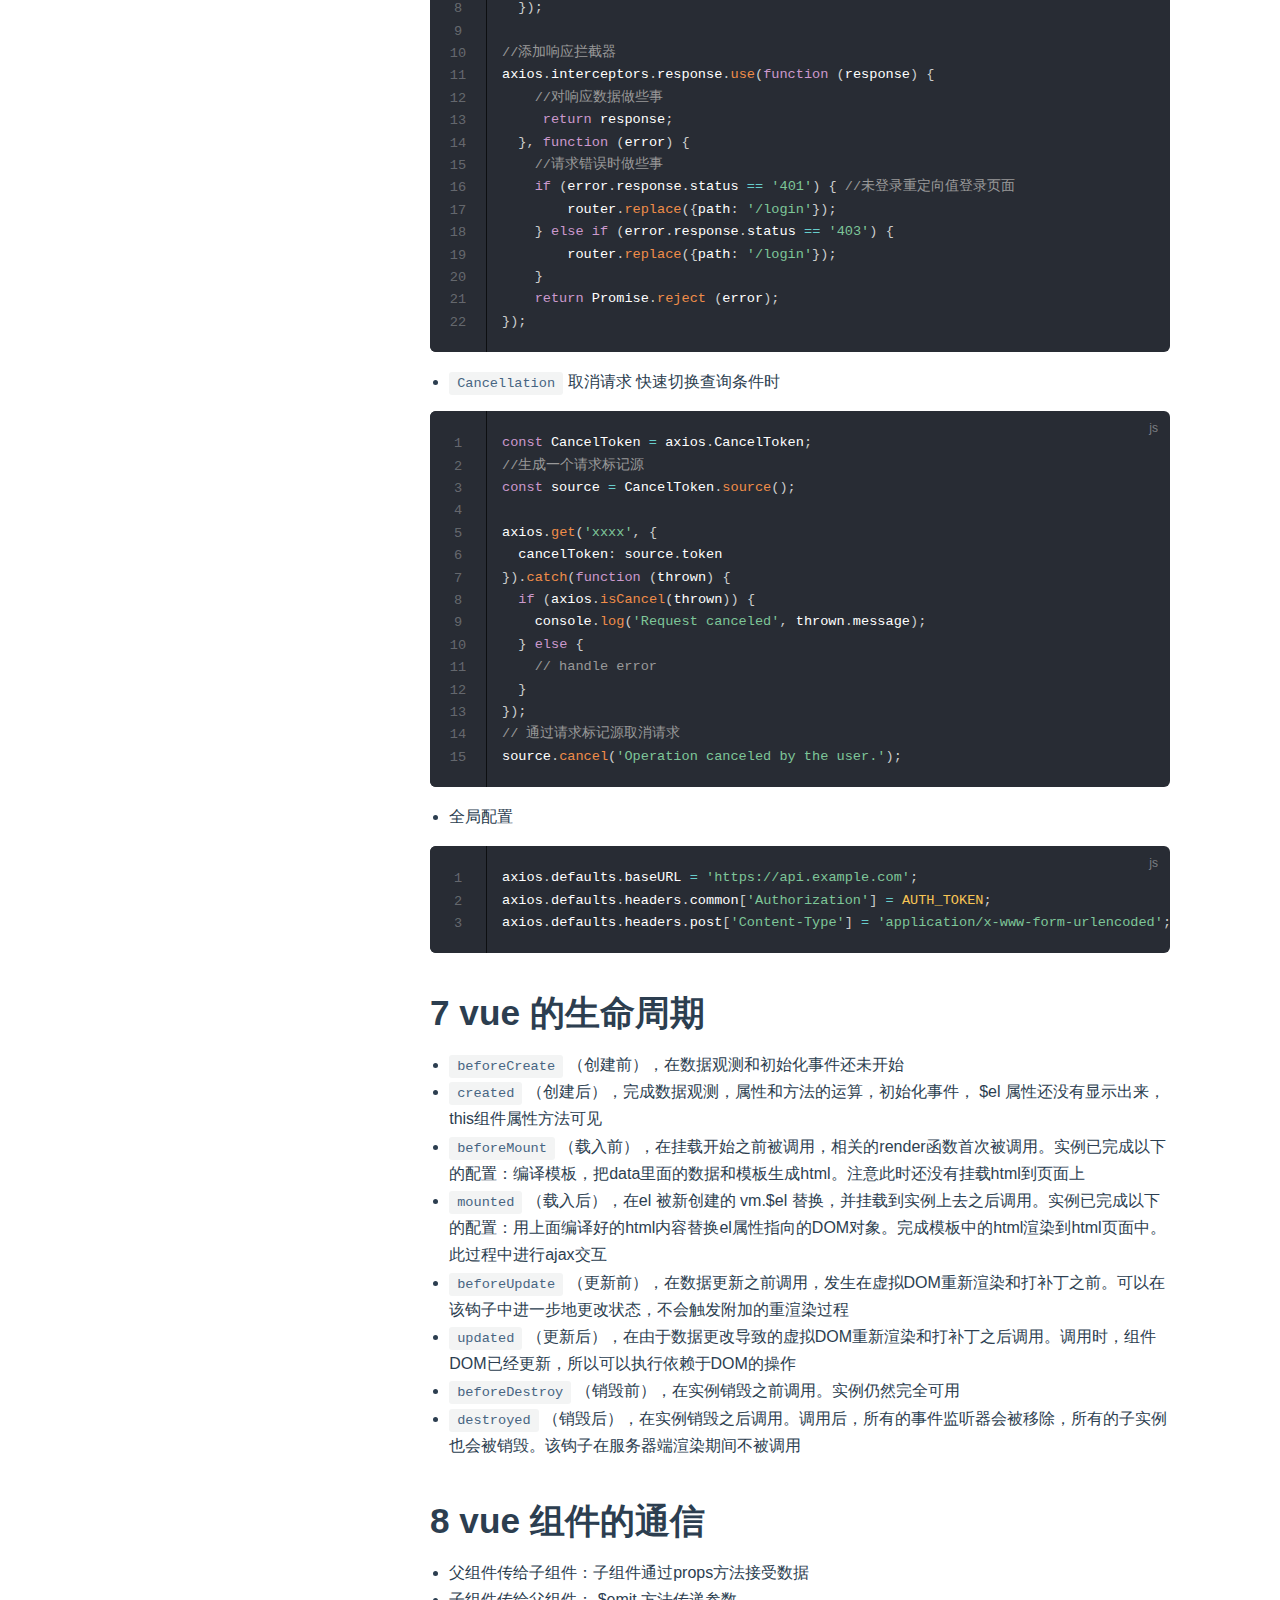
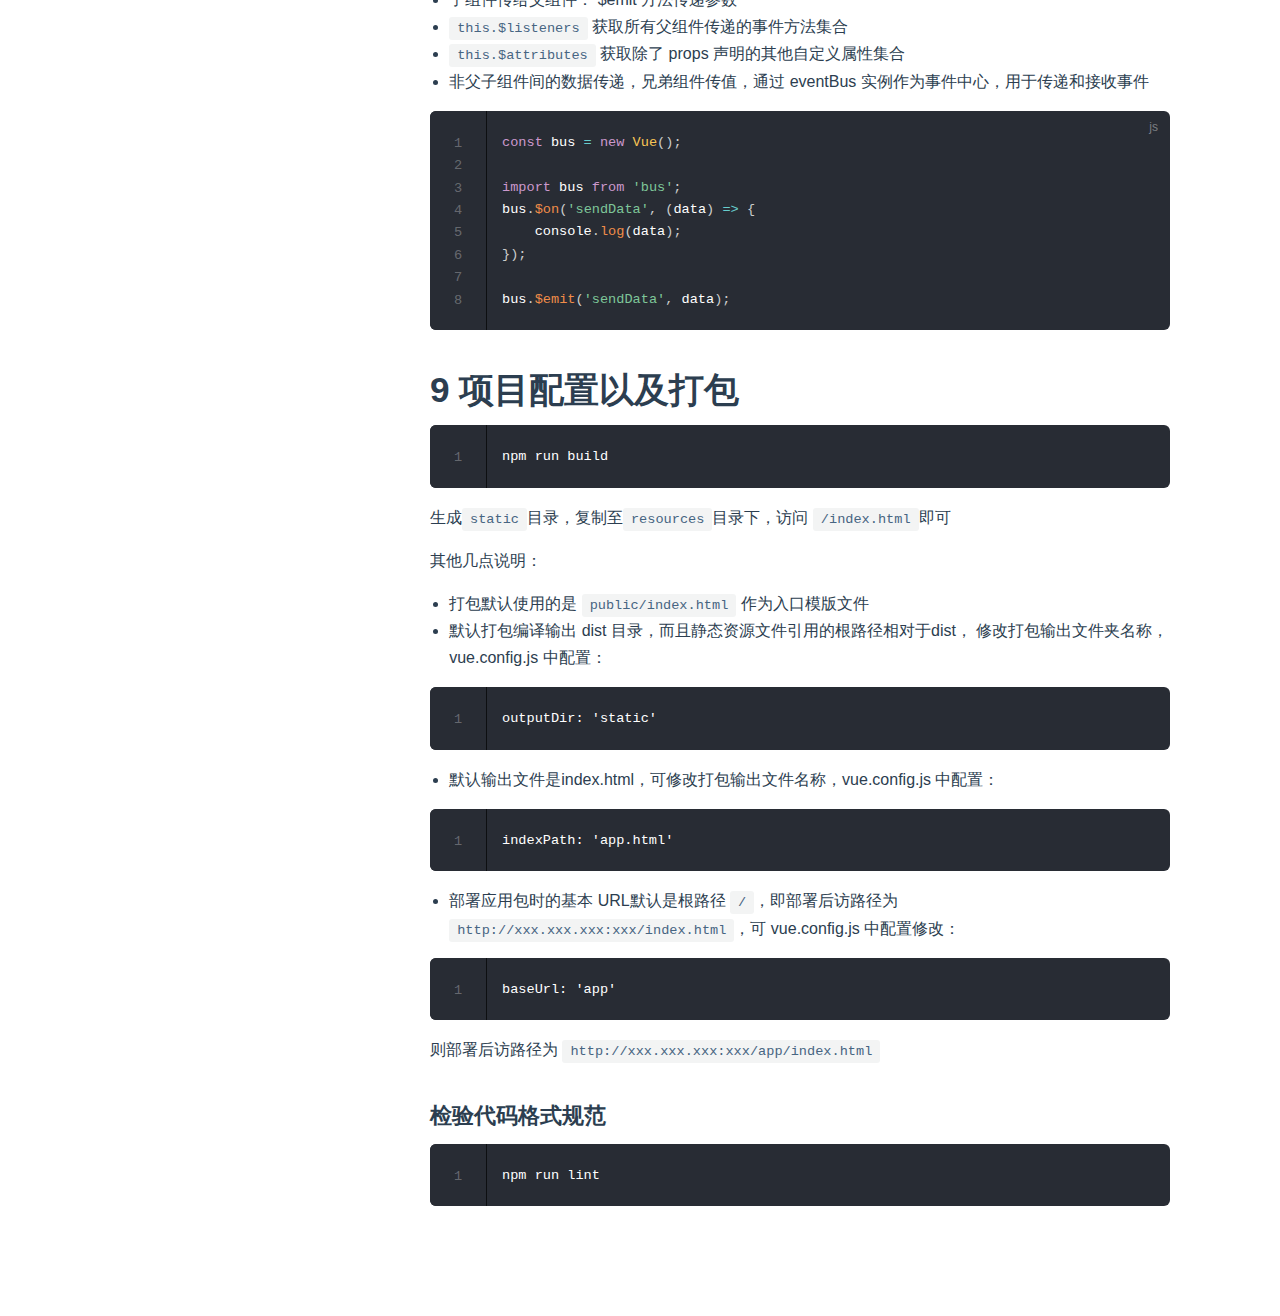
<file: pages/vue/vue.html>
<!DOCTYPE html>
<html lang="en-US">
  <head>
    <meta charset="utf-8">
    <meta name="viewport" content="width=device-width,initial-scale=1">
    <title>jf blob</title>
    <meta name="description" content="jf的blob">
    <link rel="icon" href="/blob.jpg">
    
    <link rel="preload" href="/assets/css/0.styles.b773ea28.css" as="style"><link rel="preload" href="/assets/js/app.d2fccc8c.js" as="script"><link rel="preload" href="/assets/js/2.ae3a5b9e.js" as="script"><link rel="preload" href="/assets/js/8.7a54c80d.js" as="script"><link rel="prefetch" href="/assets/js/3.5934b251.js"><link rel="prefetch" href="/assets/js/4.059ac781.js"><link rel="prefetch" href="/assets/js/5.a40afbd7.js"><link rel="prefetch" href="/assets/js/6.5a7c375d.js"><link rel="prefetch" href="/assets/js/7.92d3af19.js"><link rel="prefetch" href="/assets/js/9.6613c730.js">
    <link rel="stylesheet" href="/assets/css/0.styles.b773ea28.css">
  </head>
  <body>
    <div id="app" data-server-rendered="true"><div class="theme-container"><header class="navbar"><div class="sidebar-button"><svg xmlns="http://www.w3.org/2000/svg" aria-hidden="true" role="img" viewBox="0 0 448 512" class="icon"><path fill="currentColor" d="M436 124H12c-6.627 0-12-5.373-12-12V80c0-6.627 5.373-12 12-12h424c6.627 0 12 5.373 12 12v32c0 6.627-5.373 12-12 12zm0 160H12c-6.627 0-12-5.373-12-12v-32c0-6.627 5.373-12 12-12h424c6.627 0 12 5.373 12 12v32c0 6.627-5.373 12-12 12zm0 160H12c-6.627 0-12-5.373-12-12v-32c0-6.627 5.373-12 12-12h424c6.627 0 12 5.373 12 12v32c0 6.627-5.373 12-12 12z"></path></svg></div> <a href="/" class="home-link router-link-active"><img src="/blob.jpg" alt="jf blob" class="logo"> <span class="site-name can-hide">jf blob</span></a> <div class="links"><div class="search-box"><input aria-label="Search" autocomplete="off" spellcheck="false" value=""> <!----></div> <nav class="nav-links can-hide"><div class="nav-item"><a href="/" class="nav-link">首页</a></div><div class="nav-item"><div class="dropdown-wrapper"><button type="button" aria-label="分类" class="dropdown-title"><span class="title">分类</span> <span class="arrow right"></span></button> <ul class="nav-dropdown" style="display:none;"><li class="dropdown-item"><!----> <a href="/pages/react/react.html" class="nav-link">react</a></li><li class="dropdown-item"><!----> <a href="/pages/vue/vue.html" class="nav-link router-link-exact-active router-link-active">vue</a></li></ul></div></div><div class="nav-item"><a href="https://github.com/jiaFengZ" target="_blank" rel="noopener noreferrer" class="nav-link external">
  Github
  <svg xmlns="http://www.w3.org/2000/svg" aria-hidden="true" x="0px" y="0px" viewBox="0 0 100 100" width="15" height="15" class="icon outbound"><path fill="currentColor" d="M18.8,85.1h56l0,0c2.2,0,4-1.8,4-4v-32h-8v28h-48v-48h28v-8h-32l0,0c-2.2,0-4,1.8-4,4v56C14.8,83.3,16.6,85.1,18.8,85.1z"></path> <polygon fill="currentColor" points="45.7,48.7 51.3,54.3 77.2,28.5 77.2,37.2 85.2,37.2 85.2,14.9 62.8,14.9 62.8,22.9 71.5,22.9"></polygon></svg></a></div> <!----></nav></div></header> <div class="sidebar-mask"></div> <aside class="sidebar"><nav class="nav-links"><div class="nav-item"><a href="/" class="nav-link">首页</a></div><div class="nav-item"><div class="dropdown-wrapper"><button type="button" aria-label="分类" class="dropdown-title"><span class="title">分类</span> <span class="arrow right"></span></button> <ul class="nav-dropdown" style="display:none;"><li class="dropdown-item"><!----> <a href="/pages/react/react.html" class="nav-link">react</a></li><li class="dropdown-item"><!----> <a href="/pages/vue/vue.html" class="nav-link router-link-exact-active router-link-active">vue</a></li></ul></div></div><div class="nav-item"><a href="https://github.com/jiaFengZ" target="_blank" rel="noopener noreferrer" class="nav-link external">
  Github
  <svg xmlns="http://www.w3.org/2000/svg" aria-hidden="true" x="0px" y="0px" viewBox="0 0 100 100" width="15" height="15" class="icon outbound"><path fill="currentColor" d="M18.8,85.1h56l0,0c2.2,0,4-1.8,4-4v-32h-8v28h-48v-48h28v-8h-32l0,0c-2.2,0-4,1.8-4,4v56C14.8,83.3,16.6,85.1,18.8,85.1z"></path> <polygon fill="currentColor" points="45.7,48.7 51.3,54.3 77.2,28.5 77.2,37.2 85.2,37.2 85.2,14.9 62.8,14.9 62.8,22.9 71.5,22.9"></polygon></svg></a></div> <!----></nav>  <ul class="sidebar-links"><li><section class="sidebar-group collapsable depth-0"><p class="sidebar-heading open"><span>vue</span> <span class="arrow down"></span></p> <ul class="sidebar-links sidebar-group-items"><li><a href="/pages/vue/vue.html" class="active sidebar-link">vue</a><ul class="sidebar-sub-headers"><li class="sidebar-sub-header"><a href="/pages/vue/vue.html#_4-1-路由文件拆分" class="sidebar-link">4.1 路由文件拆分</a></li><li class="sidebar-sub-header"><a href="/pages/vue/vue.html#_4-2-路由组件懒加载以及分块打包" class="sidebar-link">4.2 路由组件懒加载以及分块打包</a></li><li class="sidebar-sub-header"><a href="/pages/vue/vue.html#_4-3-利用路由导航守卫控制页面访问权限" class="sidebar-link">4.3 利用路由导航守卫控制页面访问权限</a></li><li class="sidebar-sub-header"><a href="/pages/vue/vue.html#_4-4-路由组件传参" class="sidebar-link">4.4 路由组件传参</a></li><li class="sidebar-sub-header"><a href="/pages/vue/vue.html#_4-4-alias路由别名的使用" class="sidebar-link">4.4 alias路由别名的使用</a></li><li class="sidebar-sub-header"><a href="/pages/vue/vue.html#_4-5-路由导航流程" class="sidebar-link">4.5 路由导航流程</a></li><li class="sidebar-sub-header"><a href="/pages/vue/vue.html#_5-1-vuex-作用结构图：" class="sidebar-link">5.1 vuex 作用结构图：</a></li><li class="sidebar-sub-header"><a href="/pages/vue/vue.html#_5-2-vuex-分模块" class="sidebar-link">5.2 vuex 分模块</a></li></ul></li></ul></section></li></ul> </aside> <main class="page"> <div class="theme-default-content content__default"><p>记第一个vue项目
<a href="https://github.com/JiaFengZ/work-summary/blob/master/doc/summary-vue.md" target="_blank" rel="noopener noreferrer">原文<svg xmlns="http://www.w3.org/2000/svg" aria-hidden="true" x="0px" y="0px" viewBox="0 0 100 100" width="15" height="15" class="icon outbound"><path fill="currentColor" d="M18.8,85.1h56l0,0c2.2,0,4-1.8,4-4v-32h-8v28h-48v-48h28v-8h-32l0,0c-2.2,0-4,1.8-4,4v56C14.8,83.3,16.6,85.1,18.8,85.1z"></path> <polygon fill="currentColor" points="45.7,48.7 51.3,54.3 77.2,28.5 77.2,37.2 85.2,37.2 85.2,14.9 62.8,14.9 62.8,22.9 71.5,22.9"></polygon></svg></a></p> <h1 id="_1-技术选型"><a href="#_1-技术选型" class="header-anchor">#</a> 1 技术选型</h1> <ul><li>使用 <code>.vue</code> 单文件组件构建代码（<a href="https://cn.vuejs.org/v2/guide/index.html" target="_blank" rel="noopener noreferrer">文档<svg xmlns="http://www.w3.org/2000/svg" aria-hidden="true" x="0px" y="0px" viewBox="0 0 100 100" width="15" height="15" class="icon outbound"><path fill="currentColor" d="M18.8,85.1h56l0,0c2.2,0,4-1.8,4-4v-32h-8v28h-48v-48h28v-8h-32l0,0c-2.2,0-4,1.8-4,4v56C14.8,83.3,16.6,85.1,18.8,85.1z"></path> <polygon fill="currentColor" points="45.7,48.7 51.3,54.3 77.2,28.5 77.2,37.2 85.2,37.2 85.2,14.9 62.8,14.9 62.8,22.9 71.5,22.9"></polygon></svg></a>）</li> <li>使用 <code>vuex</code> 管理状态（<a href="https://vuex.vuejs.org/zh/guide/" target="_blank" rel="noopener noreferrer">文档<svg xmlns="http://www.w3.org/2000/svg" aria-hidden="true" x="0px" y="0px" viewBox="0 0 100 100" width="15" height="15" class="icon outbound"><path fill="currentColor" d="M18.8,85.1h56l0,0c2.2,0,4-1.8,4-4v-32h-8v28h-48v-48h28v-8h-32l0,0c-2.2,0-4,1.8-4,4v56C14.8,83.3,16.6,85.1,18.8,85.1z"></path> <polygon fill="currentColor" points="45.7,48.7 51.3,54.3 77.2,28.5 77.2,37.2 85.2,37.2 85.2,14.9 62.8,14.9 62.8,22.9 71.5,22.9"></polygon></svg></a>）</li> <li>使用 <code>vue-router</code> 管理页面路由（<a href="https://router.vuejs.org/zh/" target="_blank" rel="noopener noreferrer">文档<svg xmlns="http://www.w3.org/2000/svg" aria-hidden="true" x="0px" y="0px" viewBox="0 0 100 100" width="15" height="15" class="icon outbound"><path fill="currentColor" d="M18.8,85.1h56l0,0c2.2,0,4-1.8,4-4v-32h-8v28h-48v-48h28v-8h-32l0,0c-2.2,0-4,1.8-4,4v56C14.8,83.3,16.6,85.1,18.8,85.1z"></path> <polygon fill="currentColor" points="45.7,48.7 51.3,54.3 77.2,28.5 77.2,37.2 85.2,37.2 85.2,14.9 62.8,14.9 62.8,22.9 71.5,22.9"></polygon></svg></a>）</li> <li>使用 <code>axios</code> 作为 http 请求库(<a href="https://github.com/axios/axios" target="_blank" rel="noopener noreferrer">文档<svg xmlns="http://www.w3.org/2000/svg" aria-hidden="true" x="0px" y="0px" viewBox="0 0 100 100" width="15" height="15" class="icon outbound"><path fill="currentColor" d="M18.8,85.1h56l0,0c2.2,0,4-1.8,4-4v-32h-8v28h-48v-48h28v-8h-32l0,0c-2.2,0-4,1.8-4,4v56C14.8,83.3,16.6,85.1,18.8,85.1z"></path> <polygon fill="currentColor" points="45.7,48.7 51.3,54.3 77.2,28.5 77.2,37.2 85.2,37.2 85.2,14.9 62.8,14.9 62.8,22.9 71.5,22.9"></polygon></svg></a>)</li> <li>使用 <code>iview</code> 作为 UI 库(<a href="https://www.iviewui.com/docs/guide/install" target="_blank" rel="noopener noreferrer">文档<svg xmlns="http://www.w3.org/2000/svg" aria-hidden="true" x="0px" y="0px" viewBox="0 0 100 100" width="15" height="15" class="icon outbound"><path fill="currentColor" d="M18.8,85.1h56l0,0c2.2,0,4-1.8,4-4v-32h-8v28h-48v-48h28v-8h-32l0,0c-2.2,0-4,1.8-4,4v56C14.8,83.3,16.6,85.1,18.8,85.1z"></path> <polygon fill="currentColor" points="45.7,48.7 51.3,54.3 77.2,28.5 77.2,37.2 85.2,37.2 85.2,14.9 62.8,14.9 62.8,22.9 71.5,22.9"></polygon></svg></a>)</li> <li>可结合使用 <code>jsx</code> 语法构建 html 模版，使得具有完全编程能力书写模版（<a href="https://github.com/vuejs/babel-plugin-transform-vue-jsx" target="_blank" rel="noopener noreferrer">文档<svg xmlns="http://www.w3.org/2000/svg" aria-hidden="true" x="0px" y="0px" viewBox="0 0 100 100" width="15" height="15" class="icon outbound"><path fill="currentColor" d="M18.8,85.1h56l0,0c2.2,0,4-1.8,4-4v-32h-8v28h-48v-48h28v-8h-32l0,0c-2.2,0-4,1.8-4,4v56C14.8,83.3,16.6,85.1,18.8,85.1z"></path> <polygon fill="currentColor" points="45.7,48.7 51.3,54.3 77.2,28.5 77.2,37.2 85.2,37.2 85.2,14.9 62.8,14.9 62.8,22.9 71.5,22.9"></polygon></svg></a>）</li></ul> <h1 id="_2-文件结构"><a href="#_2-文件结构" class="header-anchor">#</a> 2 文件结构</h1> <div class="language- line-numbers-mode"><pre class="language-text"><code>-- public 
    -- index.html 打包入口模版html
-- src 源代码
    -- api 和服务端的数据交互
    -- components 组件代码
        -- global 全局通用组件
    -- plugins 第三方插件
    -- utils 工具函数库
        -- utils 工具函数    
    -- services 其他一些通用服务
    -- store vuex配置文件
        -- index.js
        -- actions.js
        -- getters.js
        -- mutations.js
    -- router 路由配置
    -- sass
        -- _variables.scss 全局变量，主题配置
        -- global.scss 应用级设置
    -- images 图片
-- packjson.json npm 依赖配置，
-- vue.config.js vue 额外配置
</code></pre> <div class="line-numbers-wrapper"><span class="line-number">1</span><br><span class="line-number">2</span><br><span class="line-number">3</span><br><span class="line-number">4</span><br><span class="line-number">5</span><br><span class="line-number">6</span><br><span class="line-number">7</span><br><span class="line-number">8</span><br><span class="line-number">9</span><br><span class="line-number">10</span><br><span class="line-number">11</span><br><span class="line-number">12</span><br><span class="line-number">13</span><br><span class="line-number">14</span><br><span class="line-number">15</span><br><span class="line-number">16</span><br><span class="line-number">17</span><br><span class="line-number">18</span><br><span class="line-number">19</span><br><span class="line-number">20</span><br><span class="line-number">21</span><br><span class="line-number">22</span><br></div></div><h1 id="_3-项目库依赖列表"><a href="#_3-项目库依赖列表" class="header-anchor">#</a> 3 项目库依赖列表</h1> <p>除使用vue cli初始化vue项目的初始依赖外，其他依赖库如下：
<code>dependencies</code></p> <ul><li><code>axios</code> http 请求库</li> <li><code>echarts</code> 绘制图表的库</li> <li><code>iview</code> UI 控件库</li> <li><code>jsonp</code> jsonp请求库，由于axios不支持jsonp请求，需引用该库</li> <li><code>ol</code> openlayer 地图库</li> <li><code>wangeditor</code> 富文本编辑器</li> <li><code>pdfjs-dist</code> pdf预览插件</li></ul> <p><code>devDependencies</code></p> <ul><li><code>node-sass</code> 配置使用scss</li> <li><code>sass-loader</code> 配置使用scss</li></ul> <h1 id="_4-vue-router记录一二"><a href="#_4-vue-router记录一二" class="header-anchor">#</a> 4 vue-router记录一二</h1> <p>构建单页面应用，通过匹配不同路由规则局部更新模版，规则-&gt;模版，参数传递，视图嵌套，导航控制，拦截守卫</p> <h2 id="_4-1-路由文件拆分"><a href="#_4-1-路由文件拆分" class="header-anchor">#</a> 4.1 路由文件拆分</h2> <p>初始开发时所有路由配置文件均写在同一个配置文件 <code>router/index.js</code> 下，随着模块的增加，配置文件变得臃肿，足足有上千行配置，难以查找维护，而且不便于多人协作。
因此按照模块划分了多个路由配置文件，在主文件中导入分模块配置数组，通过 <code>...</code> 展开合并到到主路由配置数组中。</p> <h2 id="_4-2-路由组件懒加载以及分块打包"><a href="#_4-2-路由组件懒加载以及分块打包" class="header-anchor">#</a> 4.2 路由组件懒加载以及分块打包</h2> <p>为了有更好的首页加载速度，路由组件使用了动态组件懒加载，具体就是使用一个 Promise 的工厂函数动态返回组件：</p> <div class="language-javascript line-numbers-mode"><pre class="language-javascript"><code><span class="token punctuation">{</span>
    path<span class="token punctuation">:</span> <span class="token string">'/'</span><span class="token punctuation">,</span>
    <span class="token function-variable function">component</span><span class="token punctuation">:</span> <span class="token punctuation">(</span><span class="token punctuation">)</span>  <span class="token operator">=&gt;</span>  <span class="token keyword">import</span><span class="token punctuation">(</span><span class="token string">'@/components/App'</span><span class="token punctuation">)</span>
<span class="token punctuation">}</span>
</code></pre> <div class="line-numbers-wrapper"><span class="line-number">1</span><br><span class="line-number">2</span><br><span class="line-number">3</span><br><span class="line-number">4</span><br></div></div><p>使用了路由懒加载后，各个组件将会打包成异步加载的单独文件，但是由于组件众多，所以按照模块划分把某个模块路由下的所有组件都打包在同个异步块 (chunk) 中，减少
文件数，同时兼顾了加载速度：</p> <div class="language-javascript line-numbers-mode"><pre class="language-javascript"><code><span class="token keyword">const</span> <span class="token function-variable function">Foo</span> <span class="token operator">=</span> <span class="token punctuation">(</span><span class="token punctuation">)</span> <span class="token operator">=&gt;</span> <span class="token keyword">import</span><span class="token punctuation">(</span><span class="token comment">/* webpackChunkName: &quot;group-foo&quot; */</span> <span class="token string">'./Foo.vue'</span><span class="token punctuation">)</span>
<span class="token keyword">const</span> <span class="token function-variable function">Bar</span> <span class="token operator">=</span> <span class="token punctuation">(</span><span class="token punctuation">)</span> <span class="token operator">=&gt;</span> <span class="token keyword">import</span><span class="token punctuation">(</span><span class="token comment">/* webpackChunkName: &quot;group-foo&quot; */</span> <span class="token string">'./Bar.vue'</span><span class="token punctuation">)</span>
<span class="token keyword">const</span> <span class="token function-variable function">Baz</span> <span class="token operator">=</span> <span class="token punctuation">(</span><span class="token punctuation">)</span> <span class="token operator">=&gt;</span> <span class="token keyword">import</span><span class="token punctuation">(</span><span class="token comment">/* webpackChunkName: &quot;group-foo&quot; */</span> <span class="token string">'./Baz.vue'</span><span class="token punctuation">)</span>
</code></pre> <div class="line-numbers-wrapper"><span class="line-number">1</span><br><span class="line-number">2</span><br><span class="line-number">3</span><br></div></div><h2 id="_4-3-利用路由导航守卫控制页面访问权限"><a href="#_4-3-利用路由导航守卫控制页面访问权限" class="header-anchor">#</a> 4.3 利用路由导航守卫控制页面访问权限</h2> <p>前端需要根据权限控制页面、菜单、功能按钮的可见性，而一些用户需要鉴权访问的页面路径则需要在路由中进行处理。
在 <code>beforeEnter(to, from, next)</code> 中调用接口，返回一个Promise判断有无权限，如有权限则 <code>next()</code> 进入路由页面，如无权限则<code>next(new Error())</code>
抛出一个错误，在<code>router.onError(() =&gt; {})</code>回调中处理错误，提示非法访问。</p> <h2 id="_4-4-路由组件传参"><a href="#_4-4-路由组件传参" class="header-anchor">#</a> 4.4 路由组件传参</h2> <p>通过 <code>props</code> 给路由参数和组件解耦，在组件中通过 <code>props</code> 选项获取参数</p> <ul><li>布尔模式：设置为 true，route.params 将会被设置为组件属性</li> <li>对象模式：如果 props 是一个对象，它会被按原样设置为组件属性。这种在参数静态不变情况下是有用的。</li> <li>函数模式：创建一个函数返回 props。可以将参数转换成另一种类型，将静态值与基于路由的值结合等等。<code>props: (route) =&gt; ({ query: route.query.q })</code></li></ul> <h2 id="_4-4-alias路由别名的使用"><a href="#_4-4-alias路由别名的使用" class="header-anchor">#</a> 4.4 alias路由别名的使用</h2> <p>给路由的url设置别名，那么访问该别名ur也是有效的，按照这个路由匹配规则进行匹配访问</p> <h2 id="_4-5-路由导航流程"><a href="#_4-5-路由导航流程" class="header-anchor">#</a> 4.5 路由导航流程</h2> <ul><li>导航被触发。</li> <li>在失活的组件里调用 beforeRouteLeave 离开守卫。</li> <li>调用全局的 beforeEach 守卫。<code>加载进度条</code></li> <li>在重用的组件里调用 beforeRouteUpdate。</li> <li>在路由配置里调用 beforeEnter。<code>权限判断</code></li> <li>解析异步路由组件。</li> <li>在被激活的组件里调用 beforeRouteEnter。<code>数据获取</code></li> <li>调用全局的 beforeResolve。</li> <li>导航被确认。</li> <li>调用全局的 afterEach 钩子。<code>隐藏进度条</code></li> <li>触发 DOM 更新。</li> <li>用创建好的实例调用 beforeRouteEnter 守卫中传给 next 的回调函数。<code>获取数据时截取组件实例，附加数据</code>
总结：
全局 <code>beforeEach</code> <code>beforeResolve</code> <code>afterEach</code>
组件 <code>beforeRouteLeave</code> <code>beforeRouteUpdate</code> <code>beforeRouteEnter</code>
配置 <code>beforeEnter</code></li></ul> <h1 id="_5-vuex-使用记录一二"><a href="#_5-vuex-使用记录一二" class="header-anchor">#</a> 5 vuex 使用记录一二</h1> <h2 id="_5-1-vuex-作用结构图："><a href="#_5-1-vuex-作用结构图：" class="header-anchor">#</a> 5.1 vuex 作用结构图：</h2> <div class="language- line-numbers-mode"><pre class="language-text"><code>                                --------&gt;------- actions（动作） ----&gt;----
                                |                                                                |
vue components ---                                                       mutations（变动）
                                |                                                                |
                                --------&lt;------- state（数据存储）---&lt;----
</code></pre> <div class="line-numbers-wrapper"><span class="line-number">1</span><br><span class="line-number">2</span><br><span class="line-number">3</span><br><span class="line-number">4</span><br><span class="line-number">5</span><br></div></div><p>component -&gt; actions : <code>store.dispatch('action')</code> 组件层派发动作，可以是异步操作，进而通过commit mutation改变 state <code>mapMutations({xxx (commit) {}})</code>
actions -&gt; mutations : <code>store.commit('mutation', payload)</code> 同步变更 state 数据存储 <code>mapAction({xxx (dispatch) {}})</code>
state -&gt; components : state 改变驱动渲染更新组件，<code>this.$store.state</code> <code>mapState({state =&gt; state.xxx})</code></p> <h2 id="_5-2-vuex-分模块"><a href="#_5-2-vuex-分模块" class="header-anchor">#</a> 5.2 vuex 分模块</h2> <div class="language-javascript line-numbers-mode"><pre class="language-javascript"><code><span class="token keyword">const</span> moduleA <span class="token operator">=</span> <span class="token punctuation">{</span>
  state<span class="token punctuation">:</span> <span class="token punctuation">{</span> <span class="token operator">...</span> <span class="token punctuation">}</span><span class="token punctuation">,</span>
  mutations<span class="token punctuation">:</span> <span class="token punctuation">{</span> <span class="token operator">...</span> <span class="token punctuation">}</span><span class="token punctuation">,</span>
  actions<span class="token punctuation">:</span> <span class="token punctuation">{</span> <span class="token operator">...</span> <span class="token punctuation">}</span><span class="token punctuation">,</span>
  getters<span class="token punctuation">:</span> <span class="token punctuation">{</span> <span class="token operator">...</span> <span class="token punctuation">}</span>
<span class="token punctuation">}</span>

<span class="token keyword">const</span> moduleB <span class="token operator">=</span> <span class="token punctuation">{</span>
  state<span class="token punctuation">:</span> <span class="token punctuation">{</span> <span class="token operator">...</span> <span class="token punctuation">}</span><span class="token punctuation">,</span>
  mutations<span class="token punctuation">:</span> <span class="token punctuation">{</span> <span class="token operator">...</span> <span class="token punctuation">}</span><span class="token punctuation">,</span>
  actions<span class="token punctuation">:</span> <span class="token punctuation">{</span> <span class="token operator">...</span> <span class="token punctuation">}</span>
<span class="token punctuation">}</span>

<span class="token keyword">const</span> store <span class="token operator">=</span> <span class="token keyword">new</span> <span class="token class-name">Vuex<span class="token punctuation">.</span>Store</span><span class="token punctuation">(</span><span class="token punctuation">{</span>
  modules<span class="token punctuation">:</span> <span class="token punctuation">{</span>
    a<span class="token punctuation">:</span> moduleA<span class="token punctuation">,</span>
    b<span class="token punctuation">:</span> moduleB
  <span class="token punctuation">}</span>
<span class="token punctuation">}</span><span class="token punctuation">)</span>

store<span class="token punctuation">.</span>state<span class="token punctuation">.</span>a <span class="token comment">// -&gt; moduleA 的状态</span>
store<span class="token punctuation">.</span>state<span class="token punctuation">.</span>b <span class="token comment">// -&gt; moduleB 的状态</span>
</code></pre> <div class="line-numbers-wrapper"><span class="line-number">1</span><br><span class="line-number">2</span><br><span class="line-number">3</span><br><span class="line-number">4</span><br><span class="line-number">5</span><br><span class="line-number">6</span><br><span class="line-number">7</span><br><span class="line-number">8</span><br><span class="line-number">9</span><br><span class="line-number">10</span><br><span class="line-number">11</span><br><span class="line-number">12</span><br><span class="line-number">13</span><br><span class="line-number">14</span><br><span class="line-number">15</span><br><span class="line-number">16</span><br><span class="line-number">17</span><br><span class="line-number">18</span><br><span class="line-number">19</span><br><span class="line-number">20</span><br><span class="line-number">21</span><br><span class="line-number">22</span><br></div></div><h1 id="_6-axios-使用记录一二"><a href="#_6-axios-使用记录一二" class="header-anchor">#</a> 6 axios 使用记录一二</h1> <p><code>axios</code> 提供的功能有：</p> <ul><li><code>interceptors</code> 拦截器 未登录重定向，全局错误处理</li></ul> <div class="language-javascript line-numbers-mode"><pre class="language-javascript"><code><span class="token comment">//添加请求拦截器</span>
axios<span class="token punctuation">.</span>interceptors<span class="token punctuation">.</span>request<span class="token punctuation">.</span><span class="token function">use</span><span class="token punctuation">(</span><span class="token keyword">function</span> <span class="token punctuation">(</span><span class="token parameter">config</span><span class="token punctuation">)</span> <span class="token punctuation">{</span>
    <span class="token comment">//在发送请求之前做某事</span>
    <span class="token keyword">return</span> config<span class="token punctuation">;</span>
  <span class="token punctuation">}</span><span class="token punctuation">,</span> <span class="token keyword">function</span> <span class="token punctuation">(</span><span class="token parameter">error</span><span class="token punctuation">)</span> <span class="token punctuation">{</span>
    <span class="token comment">//请求错误时做些事</span>
    <span class="token keyword">return</span> Promise<span class="token punctuation">.</span><span class="token function">reject</span> <span class="token punctuation">(</span>error<span class="token punctuation">)</span><span class="token punctuation">;</span>
  <span class="token punctuation">}</span><span class="token punctuation">)</span><span class="token punctuation">;</span>

<span class="token comment">//添加响应拦截器</span>
axios<span class="token punctuation">.</span>interceptors<span class="token punctuation">.</span>response<span class="token punctuation">.</span><span class="token function">use</span><span class="token punctuation">(</span><span class="token keyword">function</span> <span class="token punctuation">(</span><span class="token parameter">response</span><span class="token punctuation">)</span> <span class="token punctuation">{</span>
    <span class="token comment">//对响应数据做些事</span>
     <span class="token keyword">return</span> response<span class="token punctuation">;</span>
  <span class="token punctuation">}</span><span class="token punctuation">,</span> <span class="token keyword">function</span> <span class="token punctuation">(</span><span class="token parameter">error</span><span class="token punctuation">)</span> <span class="token punctuation">{</span>
    <span class="token comment">//请求错误时做些事</span>
    <span class="token keyword">if</span> <span class="token punctuation">(</span>error<span class="token punctuation">.</span>response<span class="token punctuation">.</span>status <span class="token operator">==</span> <span class="token string">'401'</span><span class="token punctuation">)</span> <span class="token punctuation">{</span> <span class="token comment">//未登录重定向值登录页面</span>
        router<span class="token punctuation">.</span><span class="token function">replace</span><span class="token punctuation">(</span><span class="token punctuation">{</span>path<span class="token punctuation">:</span> <span class="token string">'/login'</span><span class="token punctuation">}</span><span class="token punctuation">)</span><span class="token punctuation">;</span>
    <span class="token punctuation">}</span> <span class="token keyword">else</span> <span class="token keyword">if</span> <span class="token punctuation">(</span>error<span class="token punctuation">.</span>response<span class="token punctuation">.</span>status <span class="token operator">==</span> <span class="token string">'403'</span><span class="token punctuation">)</span> <span class="token punctuation">{</span>
        router<span class="token punctuation">.</span><span class="token function">replace</span><span class="token punctuation">(</span><span class="token punctuation">{</span>path<span class="token punctuation">:</span> <span class="token string">'/login'</span><span class="token punctuation">}</span><span class="token punctuation">)</span><span class="token punctuation">;</span>
    <span class="token punctuation">}</span>
    <span class="token keyword">return</span> Promise<span class="token punctuation">.</span><span class="token function">reject</span> <span class="token punctuation">(</span>error<span class="token punctuation">)</span><span class="token punctuation">;</span>
<span class="token punctuation">}</span><span class="token punctuation">)</span><span class="token punctuation">;</span>
</code></pre> <div class="line-numbers-wrapper"><span class="line-number">1</span><br><span class="line-number">2</span><br><span class="line-number">3</span><br><span class="line-number">4</span><br><span class="line-number">5</span><br><span class="line-number">6</span><br><span class="line-number">7</span><br><span class="line-number">8</span><br><span class="line-number">9</span><br><span class="line-number">10</span><br><span class="line-number">11</span><br><span class="line-number">12</span><br><span class="line-number">13</span><br><span class="line-number">14</span><br><span class="line-number">15</span><br><span class="line-number">16</span><br><span class="line-number">17</span><br><span class="line-number">18</span><br><span class="line-number">19</span><br><span class="line-number">20</span><br><span class="line-number">21</span><br><span class="line-number">22</span><br></div></div><ul><li><code>Cancellation</code> 取消请求 快速切换查询条件时</li></ul> <div class="language-javascript line-numbers-mode"><pre class="language-javascript"><code><span class="token keyword">const</span> CancelToken <span class="token operator">=</span> axios<span class="token punctuation">.</span>CancelToken<span class="token punctuation">;</span>
<span class="token comment">//生成一个请求标记源</span>
<span class="token keyword">const</span> source <span class="token operator">=</span> CancelToken<span class="token punctuation">.</span><span class="token function">source</span><span class="token punctuation">(</span><span class="token punctuation">)</span><span class="token punctuation">;</span>

axios<span class="token punctuation">.</span><span class="token function">get</span><span class="token punctuation">(</span><span class="token string">'xxxx'</span><span class="token punctuation">,</span> <span class="token punctuation">{</span>
  cancelToken<span class="token punctuation">:</span> source<span class="token punctuation">.</span>token
<span class="token punctuation">}</span><span class="token punctuation">)</span><span class="token punctuation">.</span><span class="token function">catch</span><span class="token punctuation">(</span><span class="token keyword">function</span> <span class="token punctuation">(</span><span class="token parameter">thrown</span><span class="token punctuation">)</span> <span class="token punctuation">{</span>
  <span class="token keyword">if</span> <span class="token punctuation">(</span>axios<span class="token punctuation">.</span><span class="token function">isCancel</span><span class="token punctuation">(</span>thrown<span class="token punctuation">)</span><span class="token punctuation">)</span> <span class="token punctuation">{</span>
    console<span class="token punctuation">.</span><span class="token function">log</span><span class="token punctuation">(</span><span class="token string">'Request canceled'</span><span class="token punctuation">,</span> thrown<span class="token punctuation">.</span>message<span class="token punctuation">)</span><span class="token punctuation">;</span>
  <span class="token punctuation">}</span> <span class="token keyword">else</span> <span class="token punctuation">{</span>
    <span class="token comment">// handle error</span>
  <span class="token punctuation">}</span>
<span class="token punctuation">}</span><span class="token punctuation">)</span><span class="token punctuation">;</span>
<span class="token comment">// 通过请求标记源取消请求</span>
source<span class="token punctuation">.</span><span class="token function">cancel</span><span class="token punctuation">(</span><span class="token string">'Operation canceled by the user.'</span><span class="token punctuation">)</span><span class="token punctuation">;</span>
</code></pre> <div class="line-numbers-wrapper"><span class="line-number">1</span><br><span class="line-number">2</span><br><span class="line-number">3</span><br><span class="line-number">4</span><br><span class="line-number">5</span><br><span class="line-number">6</span><br><span class="line-number">7</span><br><span class="line-number">8</span><br><span class="line-number">9</span><br><span class="line-number">10</span><br><span class="line-number">11</span><br><span class="line-number">12</span><br><span class="line-number">13</span><br><span class="line-number">14</span><br><span class="line-number">15</span><br></div></div><ul><li>全局配置</li></ul> <div class="language-javascript line-numbers-mode"><pre class="language-javascript"><code>axios<span class="token punctuation">.</span>defaults<span class="token punctuation">.</span>baseURL <span class="token operator">=</span> <span class="token string">'https://api.example.com'</span><span class="token punctuation">;</span>
axios<span class="token punctuation">.</span>defaults<span class="token punctuation">.</span>headers<span class="token punctuation">.</span>common<span class="token punctuation">[</span><span class="token string">'Authorization'</span><span class="token punctuation">]</span> <span class="token operator">=</span> <span class="token constant">AUTH_TOKEN</span><span class="token punctuation">;</span>
axios<span class="token punctuation">.</span>defaults<span class="token punctuation">.</span>headers<span class="token punctuation">.</span>post<span class="token punctuation">[</span><span class="token string">'Content-Type'</span><span class="token punctuation">]</span> <span class="token operator">=</span> <span class="token string">'application/x-www-form-urlencoded'</span><span class="token punctuation">;</span>
</code></pre> <div class="line-numbers-wrapper"><span class="line-number">1</span><br><span class="line-number">2</span><br><span class="line-number">3</span><br></div></div><h1 id="_7-vue-的生命周期"><a href="#_7-vue-的生命周期" class="header-anchor">#</a> 7 vue 的生命周期</h1> <ul><li><code>beforeCreate</code> （创建前），在数据观测和初始化事件还未开始</li> <li><code>created</code> （创建后），完成数据观测，属性和方法的运算，初始化事件， $el 属性还没有显示出来，this组件属性方法可见</li> <li><code>beforeMount</code> （载入前），在挂载开始之前被调用，相关的render函数首次被调用。实例已完成以下的配置：编译模板，把data里面的数据和模板生成html。注意此时还没有挂载html到页面上</li> <li><code>mounted</code> （载入后），在el 被新创建的 vm.$el 替换，并挂载到实例上去之后调用。实例已完成以下的配置：用上面编译好的html内容替换el属性指向的DOM对象。完成模板中的html渲染到html页面中。此过程中进行ajax交互</li> <li><code>beforeUpdate</code> （更新前），在数据更新之前调用，发生在虚拟DOM重新渲染和打补丁之前。可以在该钩子中进一步地更改状态，不会触发附加的重渲染过程</li> <li><code>updated</code> （更新后），在由于数据更改导致的虚拟DOM重新渲染和打补丁之后调用。调用时，组件DOM已经更新，所以可以执行依赖于DOM的操作</li> <li><code>beforeDestroy</code> （销毁前），在实例销毁之前调用。实例仍然完全可用</li> <li><code>destroyed</code> （销毁后），在实例销毁之后调用。调用后，所有的事件监听器会被移除，所有的子实例也会被销毁。该钩子在服务器端渲染期间不被调用</li></ul> <h1 id="_8-vue-组件的通信"><a href="#_8-vue-组件的通信" class="header-anchor">#</a> 8 vue 组件的通信</h1> <ul><li>父组件传给子组件：子组件通过props方法接受数据</li> <li>子组件传给父组件： $emit 方法传递参数</li> <li><code>this.$listeners</code> 获取所有父组件传递的事件方法集合</li> <li><code>this.$attributes</code> 获取除了 props 声明的其他自定义属性集合</li> <li>非父子组件间的数据传递，兄弟组件传值，通过 eventBus 实例作为事件中心，用于传递和接收事件</li></ul> <div class="language-javascript line-numbers-mode"><pre class="language-javascript"><code><span class="token keyword">const</span> bus <span class="token operator">=</span> <span class="token keyword">new</span> <span class="token class-name">Vue</span><span class="token punctuation">(</span><span class="token punctuation">)</span><span class="token punctuation">;</span>

<span class="token keyword">import</span> bus <span class="token keyword">from</span> <span class="token string">'bus'</span><span class="token punctuation">;</span>
bus<span class="token punctuation">.</span><span class="token function">$on</span><span class="token punctuation">(</span><span class="token string">'sendData'</span><span class="token punctuation">,</span> <span class="token punctuation">(</span><span class="token parameter">data</span><span class="token punctuation">)</span> <span class="token operator">=&gt;</span> <span class="token punctuation">{</span>
    console<span class="token punctuation">.</span><span class="token function">log</span><span class="token punctuation">(</span>data<span class="token punctuation">)</span><span class="token punctuation">;</span>
<span class="token punctuation">}</span><span class="token punctuation">)</span><span class="token punctuation">;</span>

bus<span class="token punctuation">.</span><span class="token function">$emit</span><span class="token punctuation">(</span><span class="token string">'sendData'</span><span class="token punctuation">,</span> data<span class="token punctuation">)</span><span class="token punctuation">;</span>
</code></pre> <div class="line-numbers-wrapper"><span class="line-number">1</span><br><span class="line-number">2</span><br><span class="line-number">3</span><br><span class="line-number">4</span><br><span class="line-number">5</span><br><span class="line-number">6</span><br><span class="line-number">7</span><br><span class="line-number">8</span><br></div></div><h1 id="_9-项目配置以及打包"><a href="#_9-项目配置以及打包" class="header-anchor">#</a> 9 项目配置以及打包</h1> <div class="language- line-numbers-mode"><pre class="language-text"><code>npm run build
</code></pre> <div class="line-numbers-wrapper"><span class="line-number">1</span><br></div></div><p>生成<code>static</code>目录，复制至<code>resources</code>目录下，访问 <code>/index.html</code>即可</p> <p>其他几点说明：</p> <ul><li>打包默认使用的是 <code>public/index.html</code> 作为入口模版文件</li> <li>默认打包编译输出 dist 目录，而且静态资源文件引用的根路径相对于dist， 修改打包输出文件夹名称，vue.config.js 中配置：</li></ul> <div class="language- line-numbers-mode"><pre class="language-text"><code>outputDir: 'static'
</code></pre> <div class="line-numbers-wrapper"><span class="line-number">1</span><br></div></div><ul><li>默认输出文件是index.html，可修改打包输出文件名称，vue.config.js 中配置：</li></ul> <div class="language- line-numbers-mode"><pre class="language-text"><code>indexPath: 'app.html'
</code></pre> <div class="line-numbers-wrapper"><span class="line-number">1</span><br></div></div><ul><li>部署应用包时的基本 URL默认是根路径 <code>/</code>，即部署后访路径为 <code>http://xxx.xxx.xxx:xxx/index.html</code>，可 vue.config.js 中配置修改：</li></ul> <div class="language- line-numbers-mode"><pre class="language-text"><code>baseUrl: 'app'
</code></pre> <div class="line-numbers-wrapper"><span class="line-number">1</span><br></div></div><p>则部署后访路径为  <code>http://xxx.xxx.xxx:xxx/app/index.html</code></p> <h3 id="检验代码格式规范"><a href="#检验代码格式规范" class="header-anchor">#</a> 检验代码格式规范</h3> <div class="language- line-numbers-mode"><pre class="language-text"><code>npm run lint
</code></pre> <div class="line-numbers-wrapper"><span class="line-number">1</span><br></div></div></div> <footer class="page-edit"><!----> <!----></footer> <!----> </main></div><div class="global-ui"></div></div>
    <script src="/assets/js/app.d2fccc8c.js" defer></script><script src="/assets/js/2.ae3a5b9e.js" defer></script><script src="/assets/js/8.7a54c80d.js" defer></script>
  </body>
</html>
</file>
<file: assets/css/0.styles.b773ea28.css>
#nprogress{pointer-events:none}#nprogress .bar{background:#235dc8;position:fixed;z-index:1031;top:0;left:0;width:100%;height:2px}#nprogress .peg{display:block;position:absolute;right:0;width:100px;height:100%;box-shadow:0 0 10px #235dc8,0 0 5px #235dc8;opacity:1;transform:rotate(3deg) translateY(-4px)}#nprogress .spinner{display:block;position:fixed;z-index:1031;top:15px;right:15px}#nprogress .spinner-icon{width:18px;height:18px;box-sizing:border-box;border-color:#235dc8 transparent transparent #235dc8;border-style:solid;border-width:2px;border-radius:50%;animation:nprogress-spinner .4s linear infinite}.nprogress-custom-parent{overflow:hidden;position:relative}.nprogress-custom-parent #nprogress .bar,.nprogress-custom-parent #nprogress .spinner{position:absolute}@keyframes nprogress-spinner{0%{transform:rotate(0deg)}to{transform:rotate(1turn)}}.icon.outbound{color:#aaa;display:inline-block;vertical-align:middle;position:relative;top:-1px}.home{padding:3.6rem 2rem 0;max-width:960px;margin:0 auto;display:block}.home .hero{text-align:center}.home .hero img{max-width:100%;max-height:280px;display:block;margin:3rem auto 1.5rem}.home .hero h1{font-size:3rem}.home .hero .action,.home .hero .description,.home .hero h1{margin:1.8rem auto}.home .hero .description{max-width:35rem;font-size:1.6rem;line-height:1.3;color:#6a8bad}.home .hero .action-button{display:inline-block;font-size:1.2rem;color:#fff;background-color:#235dc8;padding:.8rem 1.6rem;border-radius:4px;transition:background-color .1s ease;box-sizing:border-box;border-bottom:1px solid #2054b4}.home .hero .action-button:hover{background-color:#2c69da}.home .features{border-top:1px solid #eaecef;padding:1.2rem 0;margin-top:2.5rem;display:flex;flex-wrap:wrap;align-items:flex-start;align-content:stretch;justify-content:space-between}.home .feature{flex-grow:1;flex-basis:30%;max-width:30%}.home .feature h2{font-size:1.4rem;font-weight:500;border-bottom:none;padding-bottom:0;color:#3a5169}.home .feature p{color:#4e6e8e}.home .footer{padding:2.5rem;border-top:1px solid #eaecef;text-align:center;color:#4e6e8e}@media (max-width:719px){.home .features{flex-direction:column}.home .feature{max-width:100%;padding:0 2.5rem}}@media (max-width:419px){.home{padding-left:1.5rem;padding-right:1.5rem}.home .hero img{max-height:210px;margin:2rem auto 1.2rem}.home .hero h1{font-size:2rem}.home .hero .action,.home .hero .description,.home .hero h1{margin:1.2rem auto}.home .hero .description{font-size:1.2rem}.home .hero .action-button{font-size:1rem;padding:.6rem 1.2rem}.home .feature h2{font-size:1.25rem}}.search-box{display:inline-block;position:relative;margin-right:1rem}.search-box input{cursor:text;width:10rem;height:2rem;color:#4e6e8e;display:inline-block;border:1px solid #cfd4db;border-radius:2rem;font-size:.9rem;line-height:2rem;padding:0 .5rem 0 2rem;outline:none;transition:all .2s ease;background:#fff url(/assets/img/search.83621669.svg) .6rem .5rem no-repeat;background-size:1rem}.search-box input:focus{cursor:auto;border-color:#235dc8}.search-box .suggestions{background:#fff;width:20rem;position:absolute;top:1.5rem;border:1px solid #cfd4db;border-radius:6px;padding:.4rem;list-style-type:none}.search-box .suggestions.align-right{right:0}.search-box .suggestion{line-height:1.4;padding:.4rem .6rem;border-radius:4px;cursor:pointer}.search-box .suggestion a{white-space:normal;color:#5d82a6}.search-box .suggestion a .page-title{font-weight:600}.search-box .suggestion a .header{font-size:.9em;margin-left:.25em}.search-box .suggestion.focused{background-color:#f3f4f5}.search-box .suggestion.focused a{color:#235dc8}@media (max-width:959px){.search-box input{cursor:pointer;width:0;border-color:transparent;position:relative}.search-box input:focus{cursor:text;left:0;width:10rem}}@media (-ms-high-contrast:none){.search-box input{height:2rem}}@media (max-width:959px) and (min-width:719px){.search-box .suggestions{left:0}}@media (max-width:719px){.search-box{margin-right:0}.search-box input{left:1rem}.search-box .suggestions{right:0}}@media (max-width:419px){.search-box .suggestions{width:calc(100vw - 4rem)}.search-box input:focus{width:8rem}}.sidebar-button{cursor:pointer;display:none;width:1.25rem;height:1.25rem;position:absolute;padding:.6rem;top:.6rem;left:1rem}.sidebar-button .icon{display:block;width:1.25rem;height:1.25rem}@media (max-width:719px){.sidebar-button{display:block}}.dropdown-enter,.dropdown-leave-to{height:0!important}.dropdown-wrapper{cursor:pointer}.dropdown-wrapper .dropdown-title{display:block;font-size:.9rem;font-family:inherit;cursor:inherit;padding:inherit;line-height:1.4rem;background:transparent;border:none;font-weight:500;color:#2c3e50}.dropdown-wrapper .dropdown-title:hover{border-color:transparent}.dropdown-wrapper .dropdown-title .arrow{vertical-align:middle;margin-top:-1px;margin-left:.4rem}.dropdown-wrapper .nav-dropdown .dropdown-item{color:inherit;line-height:1.7rem}.dropdown-wrapper .nav-dropdown .dropdown-item h4{margin:.45rem 0 0;border-top:1px solid #eee;padding:.45rem 1.5rem 0 1.25rem}.dropdown-wrapper .nav-dropdown .dropdown-item .dropdown-subitem-wrapper{padding:0;list-style:none}.dropdown-wrapper .nav-dropdown .dropdown-item .dropdown-subitem-wrapper .dropdown-subitem{font-size:.9em}.dropdown-wrapper .nav-dropdown .dropdown-item a{display:block;line-height:1.7rem;position:relative;border-bottom:none;font-weight:400;margin-bottom:0;padding:0 1.5rem 0 1.25rem}.dropdown-wrapper .nav-dropdown .dropdown-item a.router-link-active,.dropdown-wrapper .nav-dropdown .dropdown-item a:hover{color:#235dc8}.dropdown-wrapper .nav-dropdown .dropdown-item a.router-link-active:after{content:"";width:0;height:0;border-left:5px solid #235dc8;border-top:3px solid transparent;border-bottom:3px solid transparent;position:absolute;top:calc(50% - 2px);left:9px}.dropdown-wrapper .nav-dropdown .dropdown-item:first-child h4{margin-top:0;padding-top:0;border-top:0}@media (max-width:719px){.dropdown-wrapper.open .dropdown-title{margin-bottom:.5rem}.dropdown-wrapper .dropdown-title{font-weight:600;font-size:inherit}.dropdown-wrapper .dropdown-title:hover{color:#235dc8}.dropdown-wrapper .nav-dropdown{transition:height .1s ease-out;overflow:hidden}.dropdown-wrapper .nav-dropdown .dropdown-item h4{border-top:0;margin-top:0;padding-top:0}.dropdown-wrapper .nav-dropdown .dropdown-item>a,.dropdown-wrapper .nav-dropdown .dropdown-item h4{font-size:15px;line-height:2rem}.dropdown-wrapper .nav-dropdown .dropdown-item .dropdown-subitem{font-size:14px;padding-left:1rem}}@media (min-width:719px){.dropdown-wrapper{height:1.8rem}.dropdown-wrapper.open .nav-dropdown,.dropdown-wrapper:hover .nav-dropdown{display:block!important}.dropdown-wrapper.open:blur{display:none}.dropdown-wrapper .dropdown-title .arrow{border-left:4px solid transparent;border-right:4px solid transparent;border-top:6px solid #ccc;border-bottom:0}.dropdown-wrapper .nav-dropdown{display:none;height:auto!important;box-sizing:border-box;max-height:calc(100vh - 2.7rem);overflow-y:auto;position:absolute;top:100%;right:0;background-color:#fff;padding:.6rem 0;border:1px solid;border-color:#ddd #ddd #ccc;text-align:left;border-radius:.25rem;white-space:nowrap;margin:0}}.nav-links{display:inline-block}.nav-links a{line-height:1.4rem;color:inherit}.nav-links a.router-link-active,.nav-links a:hover{color:#235dc8}.nav-links .nav-item{position:relative;display:inline-block;margin-left:1.5rem;line-height:2rem}.nav-links .nav-item:first-child{margin-left:0}.nav-links .repo-link{margin-left:1.5rem}@media (max-width:719px){.nav-links .nav-item,.nav-links .repo-link{margin-left:0}}@media (min-width:719px){.nav-links a.router-link-active,.nav-links a:hover{color:#2c3e50}.nav-item>a:not(.external).router-link-active,.nav-item>a:not(.external):hover{margin-bottom:-2px;border-bottom:2px solid #2866d9}}.navbar{padding:.7rem 1.5rem;line-height:2.2rem}.navbar a,.navbar img,.navbar span{display:inline-block}.navbar .logo{height:2.2rem;min-width:2.2rem;margin-right:.8rem;vertical-align:top}.navbar .site-name{font-size:1.3rem;font-weight:600;color:#2c3e50;position:relative}.navbar .links{padding-left:1.5rem;box-sizing:border-box;background-color:#fff;white-space:nowrap;font-size:.9rem;position:absolute;right:1.5rem;top:.7rem;display:flex}.navbar .links .search-box{flex:0 0 auto;vertical-align:top}@media (max-width:719px){.navbar{padding-left:4rem}.navbar .can-hide{display:none}.navbar .links{padding-left:1.5rem}.navbar .site-name{width:calc(100vw - 9.4rem);overflow:hidden;white-space:nowrap;text-overflow:ellipsis}}.page-edit{max-width:740px;margin:0 auto;padding:2rem 2.5rem}@media (max-width:959px){.page-edit{padding:2rem}}@media (max-width:419px){.page-edit{padding:1.5rem}}.page-edit{padding-top:1rem;padding-bottom:1rem;overflow:auto}.page-edit .edit-link{display:inline-block}.page-edit .edit-link a{color:#4e6e8e;margin-right:.25rem}.page-edit .last-updated{float:right;font-size:.9em}.page-edit .last-updated .prefix{font-weight:500;color:#4e6e8e}.page-edit .last-updated .time{font-weight:400;color:#aaa}@media (max-width:719px){.page-edit .edit-link{margin-bottom:.5rem}.page-edit .last-updated{font-size:.8em;float:none;text-align:left}}.page-nav{max-width:740px;margin:0 auto;padding:2rem 2.5rem}@media (max-width:959px){.page-nav{padding:2rem}}@media (max-width:419px){.page-nav{padding:1.5rem}}.page-nav{padding-top:1rem;padding-bottom:0}.page-nav .inner{min-height:2rem;margin-top:0;border-top:1px solid #eaecef;padding-top:1rem;overflow:auto}.page-nav .next{float:right}.page{padding-bottom:2rem;display:block}.sidebar-group .sidebar-group{padding-left:.5em}.sidebar-group:not(.collapsable) .sidebar-heading:not(.clickable){cursor:auto;color:inherit}.sidebar-group.is-sub-group{padding-left:0}.sidebar-group.is-sub-group>.sidebar-heading{font-size:.95em;line-height:1.4;font-weight:400;padding-left:2rem}.sidebar-group.is-sub-group>.sidebar-heading:not(.clickable){opacity:.5}.sidebar-group.is-sub-group>.sidebar-group-items{padding-left:1rem}.sidebar-group.is-sub-group>.sidebar-group-items>li>.sidebar-link{font-size:.95em;border-left:none}.sidebar-group.depth-2>.sidebar-heading{border-left:none}.sidebar-heading{color:#2c3e50;transition:color .15s ease;cursor:pointer;font-size:1.1em;font-weight:700;padding:.35rem 1.5rem .35rem 1.25rem;width:100%;box-sizing:border-box;margin:0;border-left:.25rem solid transparent}.sidebar-heading.open,.sidebar-heading:hover{color:inherit}.sidebar-heading .arrow{position:relative;top:-.12em;left:.5em}.sidebar-heading.clickable.active{font-weight:600;color:#235dc8;border-left-color:#235dc8}.sidebar-heading.clickable:hover{color:#235dc8}.sidebar-group-items{transition:height .1s ease-out;font-size:.95em;overflow:hidden}.sidebar .sidebar-sub-headers{padding-left:1rem;font-size:.95em}a.sidebar-link{font-size:1em;font-weight:400;display:inline-block;color:#2c3e50;border-left:.25rem solid transparent;padding:.35rem 1rem .35rem 1.25rem;line-height:1.4;width:100%;box-sizing:border-box}a.sidebar-link:hover{color:#235dc8}a.sidebar-link.active{font-weight:600;color:#235dc8;border-left-color:#235dc8}.sidebar-group a.sidebar-link{padding-left:2rem}.sidebar-sub-headers a.sidebar-link{padding-top:.25rem;padding-bottom:.25rem;border-left:none}.sidebar-sub-headers a.sidebar-link.active{font-weight:500}.sidebar ul{padding:0;margin:0;list-style-type:none}.sidebar a{display:inline-block}.sidebar .nav-links{display:none;border-bottom:1px solid #eaecef;padding:.5rem 0 .75rem}.sidebar .nav-links a{font-weight:600}.sidebar .nav-links .nav-item,.sidebar .nav-links .repo-link{display:block;line-height:1.25rem;font-size:1.1em;padding:.5rem 0 .5rem 1.5rem}.sidebar>.sidebar-links{padding:1.5rem 0}.sidebar>.sidebar-links>li>a.sidebar-link{font-size:1.1em;line-height:1.7;font-weight:700}.sidebar>.sidebar-links>li:not(:first-child){margin-top:.75rem}@media (max-width:719px){.sidebar .nav-links{display:block}.sidebar .nav-links .dropdown-wrapper .nav-dropdown .dropdown-item a.router-link-active:after{top:calc(1rem - 2px)}.sidebar>.sidebar-links{padding:1rem 0}}code[class*=language-],pre[class*=language-]{color:#ccc;background:none;font-family:Consolas,Monaco,Andale Mono,Ubuntu Mono,monospace;font-size:1em;text-align:left;white-space:pre;word-spacing:normal;word-break:normal;word-wrap:normal;line-height:1.5;-moz-tab-size:4;-o-tab-size:4;tab-size:4;-webkit-hyphens:none;-ms-hyphens:none;hyphens:none}pre[class*=language-]{padding:1em;margin:.5em 0;overflow:auto}:not(pre)>code[class*=language-],pre[class*=language-]{background:#2d2d2d}:not(pre)>code[class*=language-]{padding:.1em;border-radius:.3em;white-space:normal}.token.block-comment,.token.cdata,.token.comment,.token.doctype,.token.prolog{color:#999}.token.punctuation{color:#ccc}.token.attr-name,.token.deleted,.token.namespace,.token.tag{color:#e2777a}.token.function-name{color:#6196cc}.token.boolean,.token.function,.token.number{color:#f08d49}.token.class-name,.token.constant,.token.property,.token.symbol{color:#f8c555}.token.atrule,.token.builtin,.token.important,.token.keyword,.token.selector{color:#cc99cd}.token.attr-value,.token.char,.token.regex,.token.string,.token.variable{color:#7ec699}.token.entity,.token.operator,.token.url{color:#67cdcc}.token.bold,.token.important{font-weight:700}.token.italic{font-style:italic}.token.entity{cursor:help}.token.inserted{color:green}.theme-default-content code{color:#476582;padding:.25rem .5rem;margin:0;font-size:.85em;background-color:rgba(27,31,35,.05);border-radius:3px}.theme-default-content code .token.deleted{color:#ec5975}.theme-default-content code .token.inserted{color:#235dc8}.theme-default-content pre,.theme-default-content pre[class*=language-]{line-height:1.4;padding:1.25rem 1.5rem;margin:.85rem 0;background-color:#282c34;border-radius:6px;overflow:auto}.theme-default-content pre[class*=language-] code,.theme-default-content pre code{color:#fff;padding:0;background-color:transparent;border-radius:0}div[class*=language-]{position:relative;background-color:#282c34;border-radius:6px}div[class*=language-] .highlight-lines{-webkit-user-select:none;-ms-user-select:none;user-select:none;padding-top:1.3rem;position:absolute;top:0;left:0;width:100%;line-height:1.4}div[class*=language-] .highlight-lines .highlighted{background-color:rgba(0,0,0,.66)}div[class*=language-] pre,div[class*=language-] pre[class*=language-]{background:transparent;position:relative;z-index:1}div[class*=language-]:before{position:absolute;z-index:3;top:.8em;right:1em;font-size:.75rem;color:hsla(0,0%,100%,.4)}div[class*=language-]:not(.line-numbers-mode) .line-numbers-wrapper{display:none}div[class*=language-].line-numbers-mode .highlight-lines .highlighted{position:relative}div[class*=language-].line-numbers-mode .highlight-lines .highlighted:before{content:" ";position:absolute;z-index:3;left:0;top:0;display:block;width:3.5rem;height:100%;background-color:rgba(0,0,0,.66)}div[class*=language-].line-numbers-mode pre{padding-left:4.5rem;vertical-align:middle}div[class*=language-].line-numbers-mode .line-numbers-wrapper{position:absolute;top:0;width:3.5rem;text-align:center;color:hsla(0,0%,100%,.3);padding:1.25rem 0;line-height:1.4}div[class*=language-].line-numbers-mode .line-numbers-wrapper br{-webkit-user-select:none;-ms-user-select:none;user-select:none}div[class*=language-].line-numbers-mode .line-numbers-wrapper .line-number{position:relative;z-index:4;-webkit-user-select:none;-ms-user-select:none;user-select:none;font-size:.85em}div[class*=language-].line-numbers-mode:after{content:"";position:absolute;z-index:2;top:0;left:0;width:3.5rem;height:100%;border-radius:6px 0 0 6px;border-right:1px solid rgba(0,0,0,.66);background-color:#282c34}div[class~=language-js]:before{content:"js"}div[class~=language-ts]:before{content:"ts"}div[class~=language-html]:before{content:"html"}div[class~=language-md]:before{content:"md"}div[class~=language-vue]:before{content:"vue"}div[class~=language-css]:before{content:"css"}div[class~=language-sass]:before{content:"sass"}div[class~=language-scss]:before{content:"scss"}div[class~=language-less]:before{content:"less"}div[class~=language-stylus]:before{content:"stylus"}div[class~=language-go]:before{content:"go"}div[class~=language-java]:before{content:"java"}div[class~=language-c]:before{content:"c"}div[class~=language-sh]:before{content:"sh"}div[class~=language-yaml]:before{content:"yaml"}div[class~=language-py]:before{content:"py"}div[class~=language-docker]:before{content:"docker"}div[class~=language-dockerfile]:before{content:"dockerfile"}div[class~=language-makefile]:before{content:"makefile"}div[class~=language-javascript]:before{content:"js"}div[class~=language-typescript]:before{content:"ts"}div[class~=language-markup]:before{content:"html"}div[class~=language-markdown]:before{content:"md"}div[class~=language-json]:before{content:"json"}div[class~=language-ruby]:before{content:"rb"}div[class~=language-python]:before{content:"py"}div[class~=language-bash]:before{content:"sh"}div[class~=language-php]:before{content:"php"}.custom-block .custom-block-title{font-weight:600;margin-bottom:-.4rem}.custom-block.danger,.custom-block.tip,.custom-block.warning{padding:.1rem 1.5rem;border-left-width:.5rem;border-left-style:solid;margin:1rem 0}.custom-block.tip{background-color:#f3f5f7;border-color:#42b983}.custom-block.warning{background-color:rgba(255,229,100,.3);border-color:#e7c000;color:#6b5900}.custom-block.warning .custom-block-title{color:#b29400}.custom-block.warning a{color:#2c3e50}.custom-block.danger{background-color:#ffe6e6;border-color:#c00;color:#4d0000}.custom-block.danger .custom-block-title{color:#900}.custom-block.danger a{color:#2c3e50}.arrow{display:inline-block;width:0;height:0}.arrow.up{border-bottom:6px solid #ccc}.arrow.down,.arrow.up{border-left:4px solid transparent;border-right:4px solid transparent}.arrow.down{border-top:6px solid #ccc}.arrow.right{border-left:6px solid #ccc}.arrow.left,.arrow.right{border-top:4px solid transparent;border-bottom:4px solid transparent}.arrow.left{border-right:6px solid #ccc}.theme-default-content:not(.custom){max-width:740px;margin:0 auto;padding:2rem 2.5rem}@media (max-width:959px){.theme-default-content:not(.custom){padding:2rem}}@media (max-width:419px){.theme-default-content:not(.custom){padding:1.5rem}}.table-of-contents .badge{vertical-align:middle}body,html{padding:0;margin:0;background-color:#fff}body{font-family:-apple-system,BlinkMacSystemFont,Segoe UI,Roboto,Oxygen,Ubuntu,Cantarell,Fira Sans,Droid Sans,Helvetica Neue,sans-serif;-webkit-font-smoothing:antialiased;-moz-osx-font-smoothing:grayscale;font-size:16px;color:#2c3e50}.page{padding-left:20rem}.navbar{z-index:20;right:0;height:3.6rem;background-color:#fff;box-sizing:border-box;border-bottom:1px solid #eaecef}.navbar,.sidebar-mask{position:fixed;top:0;left:0}.sidebar-mask{z-index:9;width:100vw;height:100vh;display:none}.sidebar{font-size:16px;background-color:#fff;width:20rem;position:fixed;z-index:10;margin:0;top:3.6rem;left:0;bottom:0;box-sizing:border-box;border-right:1px solid #eaecef;overflow-y:auto}.theme-default-content:not(.custom)>:first-child{margin-top:3.6rem}.theme-default-content:not(.custom) a:hover{text-decoration:underline}.theme-default-content:not(.custom) p.demo{padding:1rem 1.5rem;border:1px solid #ddd;border-radius:4px}.theme-default-content:not(.custom) img{max-width:100%}.theme-default-content.custom{padding:0;margin:0}.theme-default-content.custom img{max-width:100%}a{font-weight:500;text-decoration:none}a,p a code{color:#235dc8}p a code{font-weight:400}kbd{background:#eee;border:.15rem solid #ddd;border-bottom:.25rem solid #ddd;border-radius:.15rem;padding:0 .15em}blockquote{font-size:1rem;color:#999;border-left:.2rem solid #dfe2e5;margin:1rem 0;padding:.25rem 0 .25rem 1rem}blockquote>p{margin:0}ol,ul{padding-left:1.2em}strong{font-weight:600}h1,h2,h3,h4,h5,h6{font-weight:600;line-height:1.25}.theme-default-content:not(.custom)>h1,.theme-default-content:not(.custom)>h2,.theme-default-content:not(.custom)>h3,.theme-default-content:not(.custom)>h4,.theme-default-content:not(.custom)>h5,.theme-default-content:not(.custom)>h6{margin-top:-3.1rem;padding-top:4.6rem;margin-bottom:0}.theme-default-content:not(.custom)>h1:first-child,.theme-default-content:not(.custom)>h2:first-child,.theme-default-content:not(.custom)>h3:first-child,.theme-default-content:not(.custom)>h4:first-child,.theme-default-content:not(.custom)>h5:first-child,.theme-default-content:not(.custom)>h6:first-child{margin-top:-1.5rem;margin-bottom:1rem}.theme-default-content:not(.custom)>h1:first-child+.custom-block,.theme-default-content:not(.custom)>h1:first-child+p,.theme-default-content:not(.custom)>h1:first-child+pre,.theme-default-content:not(.custom)>h2:first-child+.custom-block,.theme-default-content:not(.custom)>h2:first-child+p,.theme-default-content:not(.custom)>h2:first-child+pre,.theme-default-content:not(.custom)>h3:first-child+.custom-block,.theme-default-content:not(.custom)>h3:first-child+p,.theme-default-content:not(.custom)>h3:first-child+pre,.theme-default-content:not(.custom)>h4:first-child+.custom-block,.theme-default-content:not(.custom)>h4:first-child+p,.theme-default-content:not(.custom)>h4:first-child+pre,.theme-default-content:not(.custom)>h5:first-child+.custom-block,.theme-default-content:not(.custom)>h5:first-child+p,.theme-default-content:not(.custom)>h5:first-child+pre,.theme-default-content:not(.custom)>h6:first-child+.custom-block,.theme-default-content:not(.custom)>h6:first-child+p,.theme-default-content:not(.custom)>h6:first-child+pre{margin-top:2rem}h1:hover .header-anchor,h2:hover .header-anchor,h3:hover .header-anchor,h4:hover .header-anchor,h5:hover .header-anchor,h6:hover .header-anchor{opacity:1}h1{font-size:2.2rem}h2{font-size:1.65rem;padding-bottom:.3rem;border-bottom:1px solid #eaecef}h3{font-size:1.35rem}a.header-anchor{font-size:.85em;float:left;margin-left:-.87em;padding-right:.23em;margin-top:.125em;opacity:0}a.header-anchor:hover{text-decoration:none}.line-number,code,kbd{font-family:source-code-pro,Menlo,Monaco,Consolas,Courier New,monospace}ol,p,ul{line-height:1.7}hr{border:0;border-top:1px solid #eaecef}table{border-collapse:collapse;margin:1rem 0;display:block;overflow-x:auto}tr{border-top:1px solid #dfe2e5}tr:nth-child(2n){background-color:#f6f8fa}td,th{border:1px solid #dfe2e5;padding:.6em 1em}.theme-container.sidebar-open .sidebar-mask{display:block}.theme-container.no-navbar .theme-default-content:not(.custom)>h1,.theme-container.no-navbar h2,.theme-container.no-navbar h3,.theme-container.no-navbar h4,.theme-container.no-navbar h5,.theme-container.no-navbar h6{margin-top:1.5rem;padding-top:0}.theme-container.no-navbar .sidebar{top:0}@media (min-width:720px){.theme-container.no-sidebar .sidebar{display:none}.theme-container.no-sidebar .page{padding-left:0}}@media (max-width:959px){.sidebar{font-size:15px;width:16.4rem}.page{padding-left:16.4rem}}@media (max-width:719px){.sidebar{top:0;padding-top:3.6rem;transform:translateX(-100%);transition:transform .2s ease}.page{padding-left:0}.theme-container.sidebar-open .sidebar{transform:translateX(0)}.theme-container.no-navbar .sidebar{padding-top:0}}@media (max-width:419px){h1{font-size:1.9rem}.theme-default-content div[class*=language-]{margin:.85rem -1.5rem;border-radius:0}}.Footer{border-top:1px solid #eaecef;padding-top:30px;margin-top:40px;text-align:center}.badge[data-v-1c1f06d8]{display:inline-block;font-size:14px;height:18px;line-height:18px;border-radius:3px;padding:0 6px;color:#fff}.badge.green[data-v-1c1f06d8],.badge.tip[data-v-1c1f06d8],.badge[data-v-1c1f06d8]{background-color:#42b983}.badge.error[data-v-1c1f06d8]{background-color:#da5961}.badge.warn[data-v-1c1f06d8],.badge.warning[data-v-1c1f06d8],.badge.yellow[data-v-1c1f06d8]{background-color:#e7c000}.badge+.badge[data-v-1c1f06d8]{margin-left:5px}
</file>
